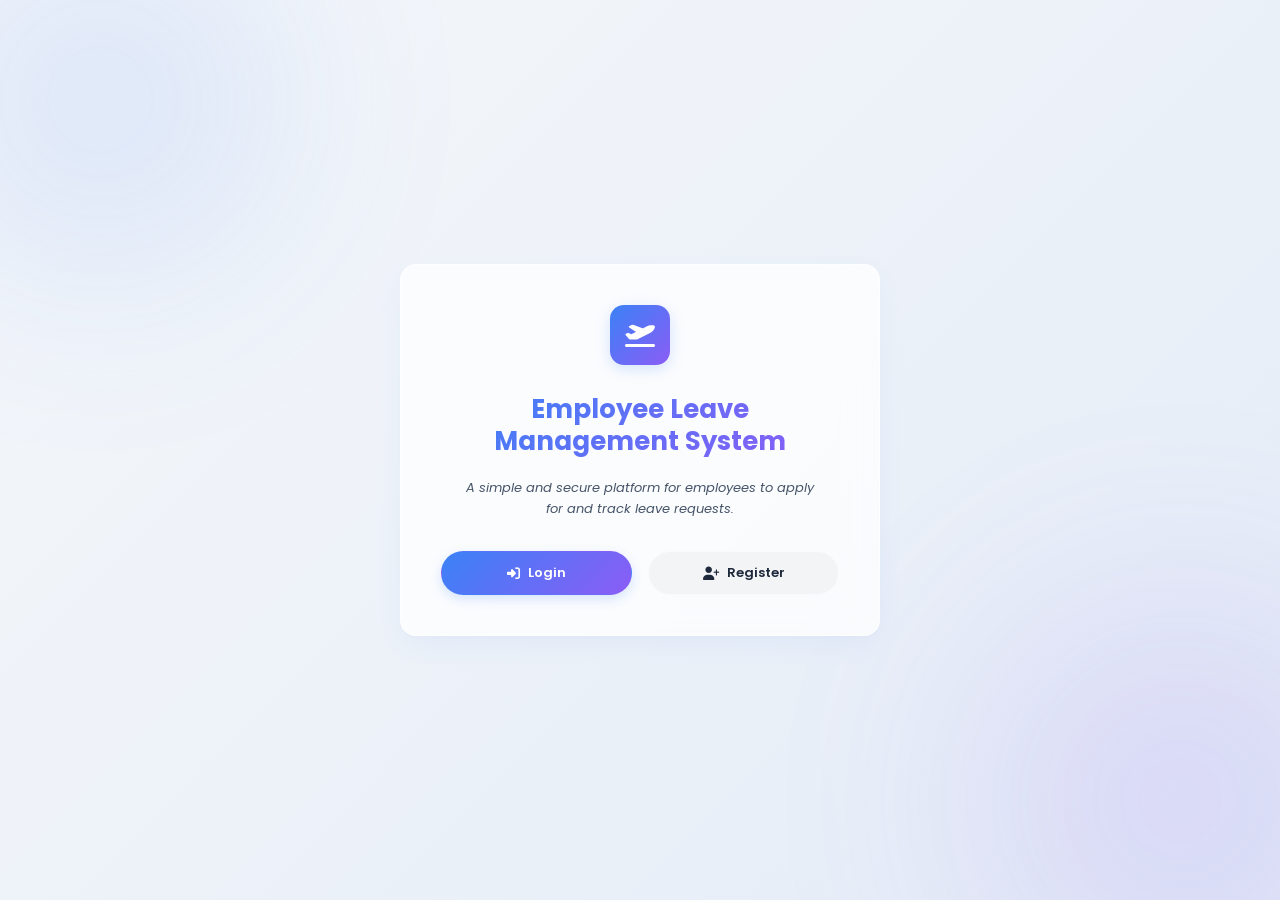
<file: employee-leave-management-system/frontend/index.html>
<!DOCTYPE html>
<html lang="en">
<head>
  <meta charset="UTF-8">
  <meta name="viewport" content="width=device-width, initial-scale=1.0">
  <title>Vortex HR - Leave Portal</title>
  <!-- Google Fonts & Font Awesome -->
  <link href="https://fonts.googleapis.com/css2?family=Poppins:wght@300;400;500;600;700&display=swap" rel="stylesheet">
  <link rel="stylesheet" href="https://cdnjs.cloudflare.com/ajax/libs/font-awesome/6.4.0/css/all.min.css">
  <!-- Stylesheets -->
  <link rel="stylesheet" href="css/style.css">
  <link rel="stylesheet" href="css/auth.css">
</head>
<body>

  <!-- Ambient background blobs -->
  <div class="ambient-blobs">
    <div class="blob blob-1"></div>
    <div class="blob blob-2"></div>
  </div>

  <div class="glass-card landing-card page-fade-in">
    <div class="landing-logo-box">
      <i class="fa-solid fa-plane-departure"></i>
    </div>
    
    <h1>Employee Leave Management System</h1>
    <p>A simple and secure platform for employees to apply for and track leave requests.</p>
    
    <div class="landing-actions-row">
      <a href="login.html" class="btn btn-primary" style="flex:1"><i class="fa-solid fa-right-to-bracket"></i> Login</a>
      <a href="register.html" class="btn btn-secondary" style="flex:1"><i class="fa-solid fa-user-plus"></i> Register</a>
    </div>
  </div>

  <!-- Scripts -->
  <script src="js/auth.js"></script>
</body>
</html>
</file>
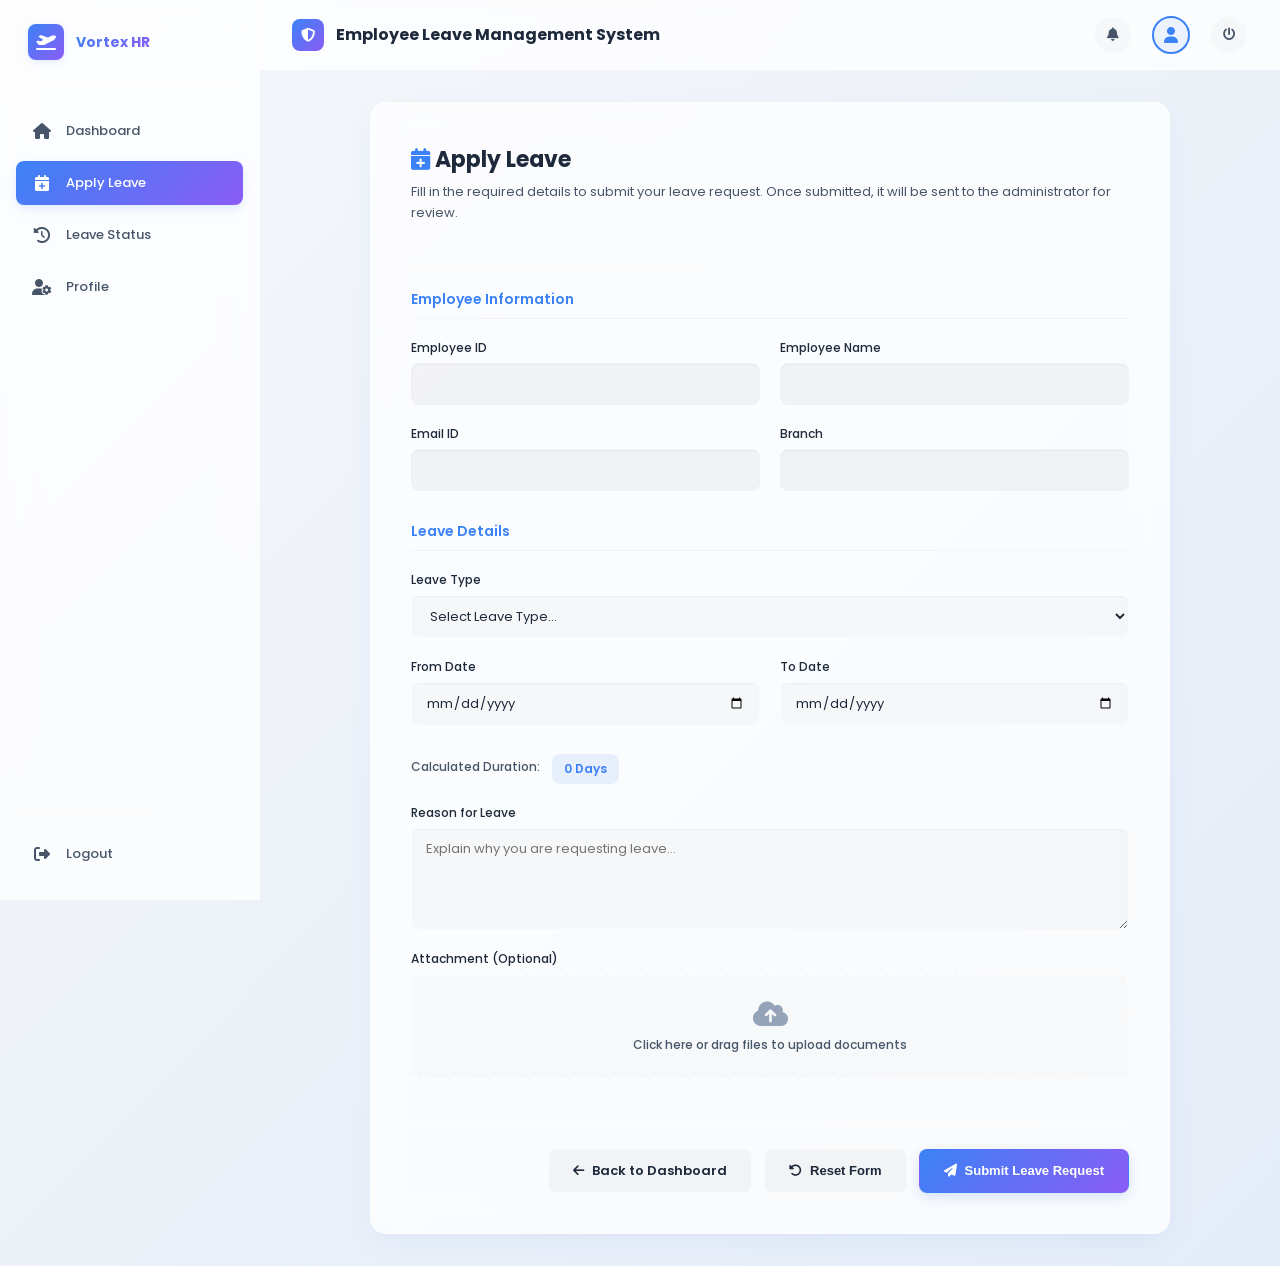
<file: employee-leave-management-system/frontend/apply-leave.html>
<!DOCTYPE html>
<html lang="en">
<head>
  <meta charset="UTF-8">
  <meta name="viewport" content="width=device-width, initial-scale=1.0">
  <title>Apply Leave</title>
  <!-- Google Fonts & Font Awesome -->
  <link href="https://fonts.googleapis.com/css2?family=Poppins:wght@300;400;500;600;700&display=swap" rel="stylesheet">
  <link rel="stylesheet" href="https://cdnjs.cloudflare.com/ajax/libs/font-awesome/6.4.0/css/all.min.css">
  <!-- Stylesheets -->
  <link rel="stylesheet" href="css/style.css">
  <link rel="stylesheet" href="css/dashboard.css">
  <link rel="stylesheet" href="css/forms.css">
  <link rel="stylesheet" href="css/employee.css">
</head>
<body>

  <!-- Ambient Blobs -->
  <div class="ambient-blobs">
    <div class="blob blob-1"></div>
    <div class="blob blob-2"></div>
  </div>

  <div class="dashboard-wrapper">
    
    <!-- Sidebar -->
    <aside class="sidebar">
      <div class="sidebar-logo">
        <div class="sidebar-logo-icon">
          <i class="fa-solid fa-plane-departure"></i>
        </div>
        <span class="sidebar-logo-txt">Vortex HR</span>
      </div>

      <ul class="sidebar-menu">
        <li class="sidebar-item">
          <a href="employee-dashboard.html"><i class="fa-solid fa-house"></i> <span>Dashboard</span></a>
        </li>
        <li class="sidebar-item active">
          <a href="apply-leave.html"><i class="fa-solid fa-calendar-plus"></i> <span>Apply Leave</span></a>
        </li>
        <li class="sidebar-item">
          <a href="leave-status.html"><i class="fa-solid fa-clock-rotate-left"></i> <span>Leave Status</span></a>
        </li>
        <li class="sidebar-item">
          <a href="profile.html"><i class="fa-solid fa-user-gear"></i> <span>Profile</span></a>
        </li>
      </ul>

      <div class="sidebar-footer">
        <li class="sidebar-item" style="list-style: none;">
          <a href="#" class="logout-trigger"><i class="fa-solid fa-right-from-bracket"></i> <span>Logout</span></a>
        </li>
      </div>
    </aside>

    <!-- Main Content Area -->
    <div class="content-area">
      
      <!-- Top Header -->
      <header class="header">
        <div class="header-left">
          <div class="header-logo-icon"><i class="fa-solid fa-shield-halved"></i></div>
          <span class="header-title">Employee Leave Management System</span>
        </div>

        <div class="header-right">
          <!-- Notification Icon -->
          <div style="position: relative;">
            <button class="header-icon-btn" id="notif-trigger">
              <i class="fa-solid fa-bell"></i>
              <span class="header-icon-badge" id="notif-badge" style="display: none;"></span>
            </button>
            <div class="notif-panel" id="notif-panel">
              <div class="notif-header">Recent Updates</div>
              <ul class="notif-list" id="notif-list"></ul>
            </div>
          </div>

          <!-- Profile -->
          <div class="header-profile-box">
            <div class="header-profile-trigger" id="profile-trigger">
              <i class="fa-solid fa-user"></i>
            </div>
            <div class="dropdown-menu" id="profile-menu">
              <a href="profile.html" class="dropdown-item"><i class="fa-solid fa-user-gear"></i> My Profile</a>
              <a href="#" class="dropdown-item"><i class="fa-solid fa-sliders"></i> Settings</a>
              <hr style="border: none; border-top: 1px solid var(--card-border); margin: 4px 0;">
              <a href="#" class="dropdown-item logout-trigger"><i class="fa-solid fa-right-from-bracket"></i> Logout</a>
            </div>
          </div>

          <button class="header-icon-btn logout-trigger" title="Logout">
            <i class="fa-solid fa-power-off"></i>
          </button>
        </div>
      </header>

      <!-- Main Form Card -->
      <div class="glass-card page-fade-in" style="max-width: 800px; margin: 0 auto; width: 100%;">
        <div style="border-bottom: 1px solid var(--card-border); padding-bottom: 16px; margin-bottom: 24px;">
          <h2 style="font-size: 22px; font-weight: 700; color: var(--text-primary);"><i class="fa-solid fa-calendar-plus" style="color:var(--primary-color)"></i> Apply Leave</h2>
          <p class="form-subtitle">Fill in the required details to submit your leave request. Once submitted, it will be sent to the administrator for review.</p>
        </div>

        <form id="leave-apply-form" class="form-grid">
          <!-- Employee Information (Read-only) -->
          <h3 style="font-size: 14px; font-weight: 600; color: var(--primary-color); border-bottom: 1px solid rgba(0,0,0,0.03); padding-bottom: 8px;">Employee Information</h3>
          
          <div class="form-row">
            <div class="form-col">
              <label for="emp-id">Employee ID</label>
              <input type="text" id="emp-id" readonly>
            </div>
            <div class="form-col">
              <label for="emp-name">Employee Name</label>
              <input type="text" id="emp-name" readonly>
            </div>
          </div>

          <div class="form-row">
            <div class="form-col">
              <label for="emp-email">Email ID</label>
              <input type="email" id="emp-email" readonly>
            </div>
            <div class="form-col">
              <label for="emp-branch">Branch</label>
              <input type="text" id="emp-branch" readonly>
            </div>
          </div>

          <!-- Leave Details -->
          <h3 style="font-size: 14px; font-weight: 600; color: var(--primary-color); border-bottom: 1px solid rgba(0,0,0,0.03); padding-bottom: 8px; margin-top: 10px;">Leave Details</h3>
          
          <div class="form-row">
            <div class="form-col">
              <label for="leave-type">Leave Type</label>
              <select id="leave-type" required>
                <option value="" disabled selected>Select Leave Type...</option>
                <option value="Casual Leave">Casual Leave</option>
                <option value="Sick Leave">Sick Leave</option>
                <option value="Earned Leave">Earned Leave</option>
                <option value="Emergency Leave">Emergency Leave</option>
                <option value="Half Day">Half Day</option>
                <option value="Work From Home">Work From Home</option>
              </select>
            </div>
          </div>

          <!-- Leave Duration -->
          <div class="form-row">
            <div class="form-col">
              <label for="leave-from">From Date</label>
              <input type="date" id="leave-from" required>
            </div>
            <div class="form-col">
              <label for="leave-to">To Date</label>
              <input type="date" id="leave-to" required>
            </div>
          </div>

          <!-- Real-time days calculated result display -->
          <div style="display: flex; align-items: center; gap: 12px; margin-top: 4px;">
            <span style="font-size: 12px; font-weight: 500; color: var(--text-secondary);">Calculated Duration:</span>
            <span id="total-days-badge" class="days-count-badge">0 Days</span>
          </div>

          <!-- Reason for Leave -->
          <div class="form-row">
            <div class="form-col">
              <label for="leave-reason">Reason for Leave</label>
              <textarea id="leave-reason" placeholder="Explain why you are requesting leave..." rows="4" required></textarea>
            </div>
          </div>

          <!-- Attachment (Optional) -->
          <div class="form-row">
            <div class="form-col">
              <label>Attachment (Optional)</label>
              <div class="file-upload-card">
                <i class="fa-solid fa-cloud-arrow-up file-upload-icon"></i>
                <div class="file-upload-text">Click here or drag files to upload documents</div>
                <input type="file" id="attachment">
                <div id="file-upload-name" class="file-upload-name"></div>
              </div>
            </div>
          </div>

          <!-- Action Buttons -->
          <div class="form-actions">
            <a href="employee-dashboard.html" class="btn btn-secondary" style="border-radius:var(--radius-sm)"><i class="fa-solid fa-arrow-left"></i> Back to Dashboard</a>
            <button type="reset" class="btn btn-secondary" style="border-radius:var(--radius-sm)"><i class="fa-solid fa-rotate-left"></i> Reset Form</button>
            <button type="submit" class="btn btn-primary" style="border-radius:var(--radius-sm)"><i class="fa-solid fa-paper-plane"></i> Submit Leave Request</button>
          </div>
        </form>
      </div>

    </div>
  </div>

  <!-- Scripts -->
  <script src="js/auth.js"></script>
  <script src="js/dashboard.js"></script>
  <script src="js/leave.js"></script>
</body>
</html>
</file>
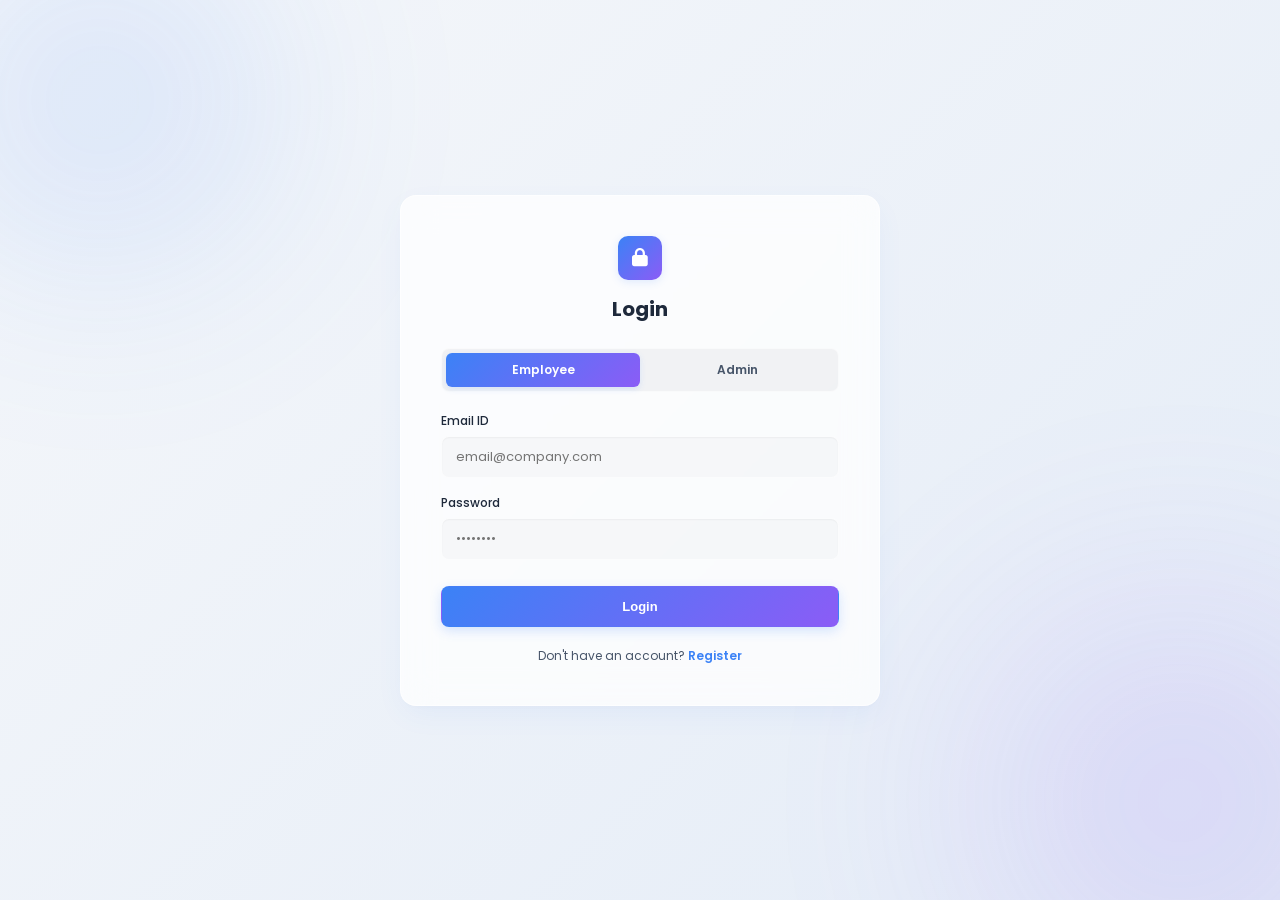
<file: employee-leave-management-system/frontend/approved-leaves.html>
<!DOCTYPE html>
<html lang="en">
<head>
  <meta charset="UTF-8">
  <meta name="viewport" content="width=device-width, initial-scale=1.0">
  <title>Approved Leaves Archive</title>
  <!-- Google Fonts & Font Awesome -->
  <link href="https://fonts.googleapis.com/css2?family=Poppins:wght@300;400;500;600;700&display=swap" rel="stylesheet">
  <link rel="stylesheet" href="https://cdnjs.cloudflare.com/ajax/libs/font-awesome/6.4.0/css/all.min.css">
  <!-- Stylesheets -->
  <link rel="stylesheet" href="css/style.css">
  <link rel="stylesheet" href="css/dashboard.css">
  <link rel="stylesheet" href="css/table.css">
  <link rel="stylesheet" href="css/employee.css">
</head>
<body>

  <!-- Ambient Blobs -->
  <div class="ambient-blobs">
    <div class="blob blob-1"></div>
    <div class="blob blob-2"></div>
  </div>

  <div class="dashboard-wrapper">
    
    <!-- Admin Sidebar -->
    <aside class="sidebar">
      <div class="sidebar-logo">
        <div class="sidebar-logo-icon">
          <i class="fa-solid fa-plane-departure"></i>
        </div>
        <span class="sidebar-logo-txt">Vortex HR</span>
      </div>

      <ul class="sidebar-menu">
        <li class="sidebar-item">
          <a href="admin-dashboard.html"><i class="fa-solid fa-house"></i> <span>Dashboard</span></a>
        </li>
        <li class="sidebar-item">
          <a href="employees.html"><i class="fa-solid fa-users"></i> <span>Employees</span></a>
        </li>
        <li class="sidebar-item">
          <a href="leave-requests.html"><i class="fa-solid fa-envelope-open-text"></i> <span>Leave Requests</span></a>
        </li>
        <li class="sidebar-item active">
          <a href="approved-leaves.html"><i class="fa-solid fa-circle-check"></i> <span>Approved Leaves</span></a>
        </li>
        <li class="sidebar-item">
          <a href="rejected-leaves.html"><i class="fa-solid fa-circle-xmark"></i> <span>Rejected Leaves</span></a>
        </li>
        <li class="sidebar-item">
          <a href="reports.html"><i class="fa-solid fa-chart-pie"></i> <span>Reports</span></a>
        </li>
      </ul>

      <div class="sidebar-footer">
        <li class="sidebar-item" style="list-style: none;">
          <a href="#" class="logout-trigger"><i class="fa-solid fa-right-from-bracket"></i> <span>Logout</span></a>
        </li>
      </div>
    </aside>

    <!-- Main Content Area -->
    <div class="content-area">
      
      <!-- Top Header -->
      <header class="header">
        <div class="header-left">
          <div class="header-logo-icon"><i class="fa-solid fa-shield-halved"></i></div>
          <span class="header-title">Employee Leave Management System</span>
        </div>

        <div class="header-right">
          <button class="header-icon-btn" title="Notifications">
            <i class="fa-solid fa-bell"></i>
          </button>
          <div class="header-profile-box">
            <div class="header-profile-trigger">
              <i class="fa-solid fa-user-shield"></i>
            </div>
          </div>
          <button class="header-icon-btn logout-trigger" title="Logout">
            <i class="fa-solid fa-power-off"></i>
          </button>
        </div>
      </header>

      <!-- Welcome Title Header -->
      <div class="page-fade-in" style="margin-bottom: 8px;">
        <h2 style="font-size: 22px; font-weight: 700; color: var(--text-primary);">Approved Leaves</h2>
        <p style="font-size: 13px; color: var(--text-secondary); margin-top: 4px;">View all leave requests that have been approved by the administrator.</p>
      </div>

      <!-- Dashboard Summary Cards -->
      <div class="stats-grid page-fade-in" style="animation-delay: 0.05s;">
        <div class="glass-card stat-card">
          <div class="stat-info">
            <span class="stat-title">Total Approved Leaves</span>
            <span class="stat-number" id="approved-card-total">0</span>
          </div>
          <div class="stat-icon green"><i class="fa-solid fa-circle-check"></i></div>
        </div>

        <div class="glass-card stat-card">
          <div class="stat-info">
            <span class="stat-title">Approved This Week</span>
            <span class="stat-number" id="approved-card-week">0</span>
          </div>
          <div class="stat-icon blue"><i class="fa-solid fa-calendar-week"></i></div>
        </div>

        <div class="glass-card stat-card">
          <div class="stat-info">
            <span class="stat-title">Approved This Month</span>
            <span class="stat-number" id="approved-card-month">0</span>
          </div>
          <div class="stat-icon purple"><i class="fa-solid fa-calendar-days"></i></div>
        </div>
      </div>

      <!-- Search & Filters Toolbar -->
      <div class="glass-card page-fade-in" style="padding: 16px 24px; animation-delay: 0.1s;">
        <div class="filter-toolbar" style="margin-bottom: 0;">
          <div class="search-input-wrapper">
            <i class="fa-solid fa-magnifying-glass"></i>
            <input type="text" id="approved-search" placeholder="Search employee name, ID or leave type...">
          </div>

          <div class="filter-controls-group">
            <select id="approved-branch-filter" class="filter-select-element">
              <option value="all">All Branches</option>
              <option value="Information Technology">IT</option>
              <option value="Computer Science">CSE</option>
              <option value="Electronics & Communication">ECE</option>
              <option value="Electrical & Electronics">EEE</option>
              <option value="Mechanical">Mechanical</option>
              <option value="Civil">Civil</option>
              <option value="Human Resources">HR</option>
              <option value="Finance">Finance</option>
            </select>
          </div>
        </div>
      </div>

      <!-- Approved Leaves Table -->
      <div class="glass-card table-card page-fade-in" id="approved-table-wrapper" style="animation-delay: 0.15s;">
        <div class="table-responsive">
          <table class="dashboard-table">
            <thead>
              <tr>
                <th>Leave ID</th>
                <th>Employee ID</th>
                <th>Employee Name</th>
                <th>Branch</th>
                <th>Leave Type</th>
                <th>From Date</th>
                <th>To Date</th>
                <th>Days</th>
                <th>Approved Date</th>
                <th>Approved By</th>
                <th>Action</th>
              </tr>
            </thead>
            <tbody id="admin-approved-tbody">
              <!-- JS Injected rows -->
            </tbody>
          </table>
        </div>
      </div>

      <!-- Empty State Graphic -->
      <div class="glass-card page-fade-in" id="empty-approved-illust" style="display: none; flex-direction: column; align-items: center; justify-content: center; padding: 48px; text-align: center; animation-delay: 0.15s;">
        <i class="fa-solid fa-folder-open" style="font-size: 56px; color: var(--text-muted); margin-bottom: 16px;"></i>
        <h3 style="font-size: 16px; font-weight: 600; color: var(--text-primary);">No approved leaves found.</h3>
      </div>

      <!-- Navigation Actions at Bottom -->
      <div class="page-fade-in" style="display: flex; gap: 12px; justify-content: flex-end; animation-delay: 0.2s; margin-top: 20px;">
        <a href="admin-dashboard.html" class="btn btn-secondary"><i class="fa-solid fa-arrow-left"></i> Back to Dashboard</a>
      </div>

    </div>
  </div>

  <!-- Leave Details Modal Container (Backdrop) -->
  <div class="modal-backdrop" id="details-modal">
    <div class="modal-content" style="max-width: 520px;">
      <div class="modal-header-section" style="margin-bottom: 16px;">
        <h3>Approved Leave Details</h3>
        <i class="fa-solid fa-xmark modal-close-trigger" id="modal-close"></i>
      </div>
      <div class="details-grid" id="modal-details-grid">
        <!-- JS Injected Details -->
      </div>
    </div>
  </div>

  <!-- Scripts -->
  <script src="js/auth.js"></script>
  <script src="js/dashboard.js"></script>
  <script src="js/admin.js"></script>
</body>
</html>
</file>
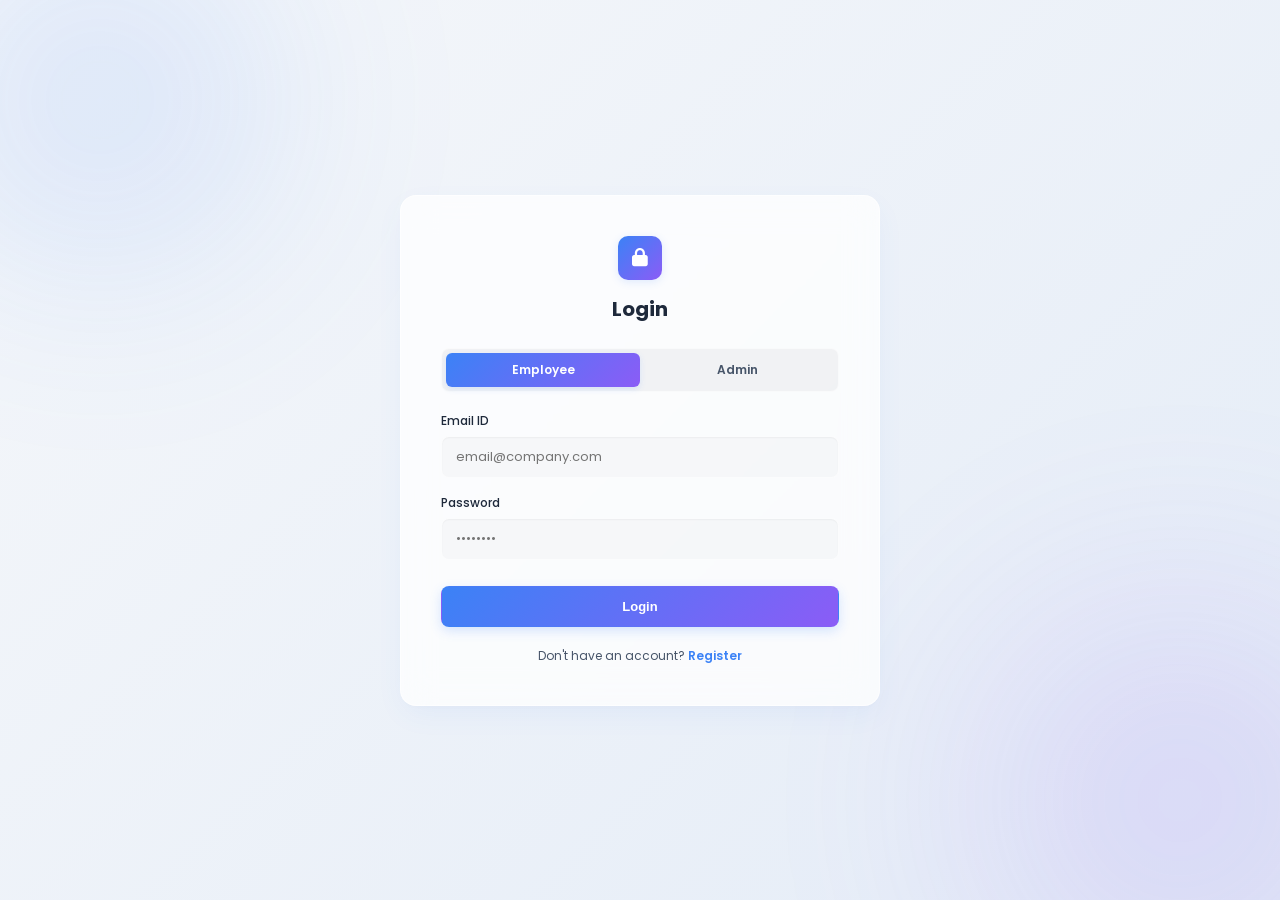
<file: employee-leave-management-system/frontend/employee-dashboard.html>
<!DOCTYPE html>
<html lang="en">
<head>
  <meta charset="UTF-8">
  <meta name="viewport" content="width=device-width, initial-scale=1.0">
  <title>Employee Dashboard</title>
  <!-- Google Fonts & Font Awesome -->
  <link href="https://fonts.googleapis.com/css2?family=Poppins:wght@300;400;500;600;700&display=swap" rel="stylesheet">
  <link rel="stylesheet" href="https://cdnjs.cloudflare.com/ajax/libs/font-awesome/6.4.0/css/all.min.css">
  <!-- Stylesheets -->
  <link rel="stylesheet" href="css/style.css">
  <link rel="stylesheet" href="css/dashboard.css">
  <link rel="stylesheet" href="css/employee.css">
</head>
<body>

  <!-- Ambient Blobs -->
  <div class="ambient-blobs">
    <div class="blob blob-1"></div>
    <div class="blob blob-2"></div>
  </div>

  <div class="dashboard-wrapper">
    
    <!-- Employee Left Sidebar -->
    <aside class="sidebar">
      <div class="sidebar-logo">
        <div class="sidebar-logo-icon">
          <i class="fa-solid fa-plane-departure"></i>
        </div>
        <span class="sidebar-logo-txt">Vortex HR</span>
      </div>

      <ul class="sidebar-menu">
        <li class="sidebar-item active">
          <a href="employee-dashboard.html"><i class="fa-solid fa-house"></i> <span>Dashboard</span></a>
        </li>
        <li class="sidebar-item">
          <a href="apply-leave.html"><i class="fa-solid fa-calendar-plus"></i> <span>Apply Leave</span></a>
        </li>
        <li class="sidebar-item">
          <a href="leave-status.html"><i class="fa-solid fa-clock-rotate-left"></i> <span>Leave Status</span></a>
        </li>
        <li class="sidebar-item">
          <a href="profile.html"><i class="fa-solid fa-user-gear"></i> <span>Profile</span></a>
        </li>
      </ul>

      <div class="sidebar-footer">
        <li class="sidebar-item" style="list-style: none;">
          <a href="#" class="logout-trigger"><i class="fa-solid fa-right-from-bracket"></i> <span>Logout</span></a>
        </li>
      </div>
    </aside>

    <!-- Main Content Area -->
    <div class="content-area">
      
      <!-- Top Navigation Header -->
      <header class="header">
        <div class="header-left">
          <div class="header-logo-icon"><i class="fa-solid fa-shield-halved"></i></div>
          <span class="header-title">Employee Leave Management System</span>
        </div>

        <div class="header-right">
          <!-- Notification Icon -->
          <div style="position: relative;">
            <button class="header-icon-btn" id="notif-trigger">
              <i class="fa-solid fa-bell"></i>
              <span class="header-icon-badge" id="notif-badge" style="display: none;"></span>
            </button>
            
            <div class="notif-panel" id="notif-panel">
              <div class="notif-header">Recent Updates</div>
              <ul class="notif-list" id="notif-list">
                <!-- JS Injected Notifications -->
              </ul>
            </div>
          </div>

          <!-- Profile Dropdown Trigger -->
          <div class="header-profile-box">
            <div class="header-profile-trigger" id="profile-trigger">
              <i class="fa-solid fa-user"></i>
            </div>
            
            <div class="dropdown-menu" id="profile-menu">
              <a href="profile.html" class="dropdown-item"><i class="fa-solid fa-user-gear"></i> My Profile</a>
              <a href="#" class="dropdown-item"><i class="fa-solid fa-sliders"></i> Settings</a>
              <hr style="border: none; border-top: 1px solid var(--card-border); margin: 4px 0;">
              <a href="#" class="dropdown-item logout-trigger"><i class="fa-solid fa-right-from-bracket"></i> Logout</a>
            </div>
          </div>

          <!-- Logout Button -->
          <button class="header-icon-btn logout-trigger" title="Logout">
            <i class="fa-solid fa-power-off"></i>
          </button>
        </div>
      </header>

      <!-- Welcome Section Banner -->
      <div class="welcome-box page-fade-in">
        <div class="welcome-box-text">
          <h2>Welcome, <span id="employee-display-name">Employee</span> 👋</h2>
          <p>Manage your leave requests and track their approval status easily.</p>
        </div>
        <div class="welcome-box-icon">
          <i class="fa-solid fa-hands-clapping"></i>
        </div>
      </div>

      <!-- Dashboard Statistics Cards Grid -->
      <div class="stats-grid page-fade-in" style="animation-delay: 0.1s;">
        <div class="glass-card stat-card">
          <div class="stat-info">
            <span class="stat-title">Total Leaves</span>
            <span class="stat-number" id="stat-total">0</span>
          </div>
          <div class="stat-icon blue"><i class="fa-solid fa-calculator"></i></div>
        </div>

        <div class="glass-card stat-card">
          <div class="stat-info">
            <span class="stat-title">Leaves This Week</span>
            <span class="stat-number" id="stat-week">0</span>
          </div>
          <div class="stat-icon purple"><i class="fa-solid fa-calendar-week"></i></div>
        </div>

        <div class="glass-card stat-card">
          <div class="stat-info">
            <span class="stat-title">Leaves This Month</span>
            <span class="stat-number" id="stat-month">0</span>
          </div>
          <div class="stat-icon green"><i class="fa-solid fa-calendar-check"></i></div>
        </div>

        <div class="glass-card stat-card">
          <div class="stat-info">
            <span class="stat-title">Cancelled / Rejected</span>
            <span class="stat-number" id="stat-bad">0</span>
          </div>
          <div class="stat-icon red"><i class="fa-solid fa-ban"></i></div>
        </div>
      </div>

      <!-- Quick Actions Grid -->
      <div class="actions-grid page-fade-in" style="animation-delay: 0.2s;">
        <a href="apply-leave.html" class="glass-card action-card">
          <div class="action-card-icon"><i class="fa-solid fa-calendar-plus"></i></div>
          <div class="action-card-info">
            <h4>Apply Leave</h4>
            <p>Submit a new leave request application form.</p>
          </div>
          <i class="fa-solid fa-chevron-right arrow-icon"></i>
        </a>

        <a href="leave-status.html" class="glass-card action-card">
          <div class="action-card-icon" style="background:var(--accent-color);"><i class="fa-solid fa-list-check"></i></div>
          <div class="action-card-info">
            <h4>View Leave Status</h4>
            <p>Check active quota balances and pending logs.</p>
          </div>
          <i class="fa-solid fa-chevron-right arrow-icon"></i>
        </a>

        <a href="profile.html" class="glass-card action-card">
          <div class="action-card-icon" style="background:var(--success-color);"><i class="fa-solid fa-user-astronaut"></i></div>
          <div class="action-card-info">
            <h4>My Profile</h4>
            <p>Modify personal parameters or passwords.</p>
          </div>
          <i class="fa-solid fa-chevron-right arrow-icon"></i>
        </a>
      </div>

      <!-- Recent Requests Table Grid -->
      <div class="glass-card table-card page-fade-in" style="animation-delay: 0.3s;">
        <div class="table-header">
          <h3>Recent Leave Requests</h3>
        </div>
        
        <div class="table-responsive">
          <table class="dashboard-table">
            <thead>
              <tr>
                <th>Leave Type</th>
                <th>From Date</th>
                <th>To Date</th>
                <th>Days</th>
                <th>Status</th>
              </tr>
            </thead>
            <tbody id="recent-leaves-tbody">
              <!-- JS Injected Rows -->
            </tbody>
          </table>
        </div>
      </div>

    </div>
  </div>

  <!-- Scripts -->
  <script src="js/dashboard.js"></script>
  <script src="js/employee.js"></script>
</body>
</html>
</file>
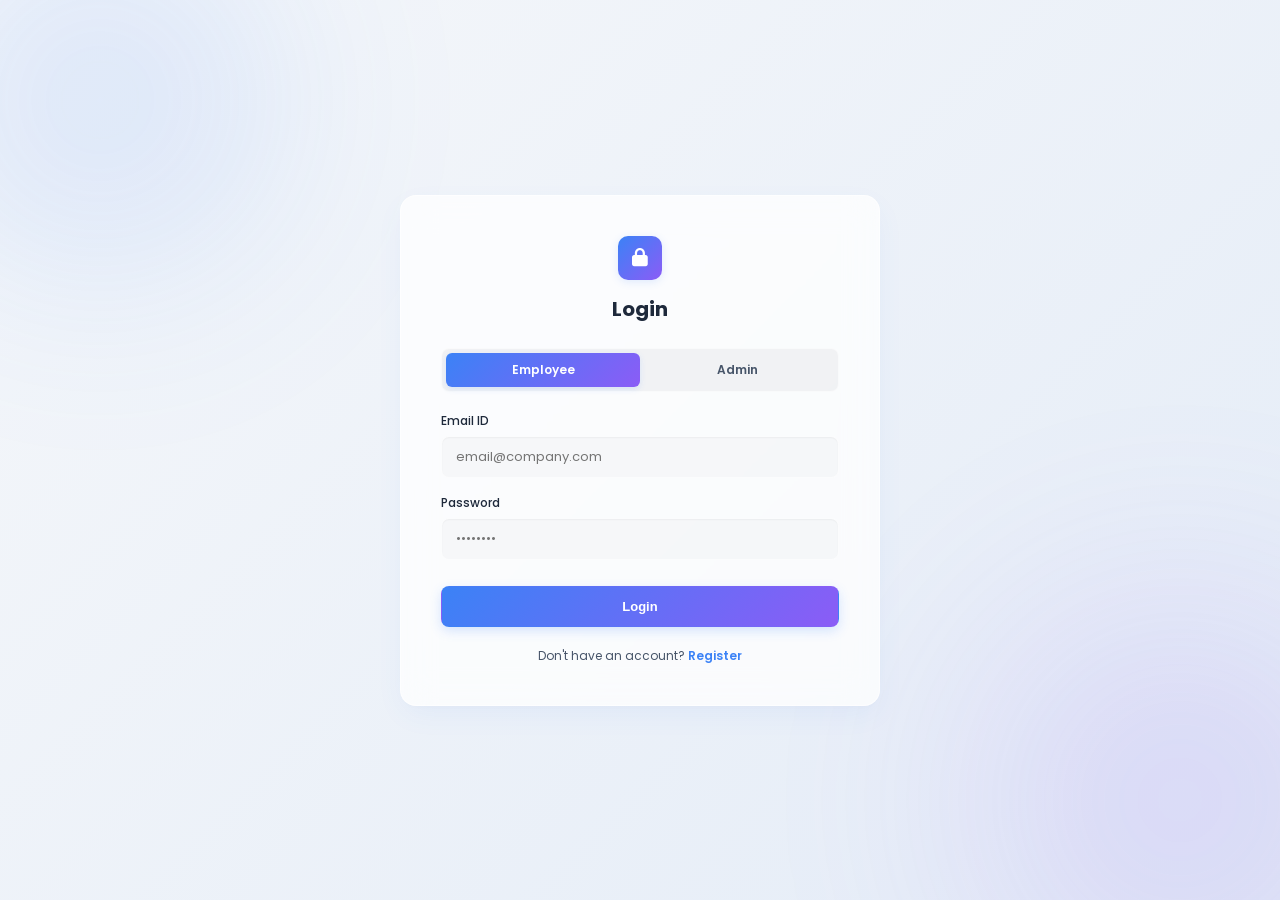
<file: employee-leave-management-system/frontend/employees.html>
<!DOCTYPE html>
<html lang="en">
<head>
  <meta charset="UTF-8">
  <meta name="viewport" content="width=device-width, initial-scale=1.0">
  <title>Employee Management</title>
  <!-- Google Fonts & Font Awesome -->
  <link href="https://fonts.googleapis.com/css2?family=Poppins:wght@300;400;500;600;700&display=swap" rel="stylesheet">
  <link rel="stylesheet" href="https://cdnjs.cloudflare.com/ajax/libs/font-awesome/6.4.0/css/all.min.css">
  <!-- Stylesheets -->
  <link rel="stylesheet" href="css/style.css">
  <link rel="stylesheet" href="css/dashboard.css">
  <link rel="stylesheet" href="css/table.css">
  <link rel="stylesheet" href="css/employee.css">
</head>
<body>

  <!-- Ambient Blobs -->
  <div class="ambient-blobs">
    <div class="blob blob-1"></div>
    <div class="blob blob-2"></div>
  </div>

  <div class="dashboard-wrapper">
    
    <!-- Admin Sidebar -->
    <aside class="sidebar">
      <div class="sidebar-logo">
        <div class="sidebar-logo-icon">
          <i class="fa-solid fa-plane-departure"></i>
        </div>
        <span class="sidebar-logo-txt">Vortex HR</span>
      </div>

      <ul class="sidebar-menu">
        <li class="sidebar-item">
          <a href="admin-dashboard.html"><i class="fa-solid fa-house"></i> <span>Dashboard</span></a>
        </li>
        <li class="sidebar-item active">
          <a href="employees.html"><i class="fa-solid fa-users"></i> <span>Employees</span></a>
        </li>
        <li class="sidebar-item">
          <a href="leave-requests.html"><i class="fa-solid fa-envelope-open-text"></i> <span>Leave Requests</span></a>
        </li>
        <li class="sidebar-item">
          <a href="approved-leaves.html"><i class="fa-solid fa-circle-check"></i> <span>Approved Leaves</span></a>
        </li>
        <li class="sidebar-item">
          <a href="rejected-leaves.html"><i class="fa-solid fa-circle-xmark"></i> <span>Rejected Leaves</span></a>
        </li>
        <li class="sidebar-item">
          <a href="reports.html"><i class="fa-solid fa-chart-pie"></i> <span>Reports</span></a>
        </li>
      </ul>

      <div class="sidebar-footer">
        <li class="sidebar-item" style="list-style: none;">
          <a href="#" class="logout-trigger"><i class="fa-solid fa-right-from-bracket"></i> <span>Logout</span></a>
        </li>
      </div>
    </aside>

    <!-- Main Content Area -->
    <div class="content-area">
      
      <!-- Top Header -->
      <header class="header">
        <div class="header-left">
          <div class="header-logo-icon"><i class="fa-solid fa-shield-halved"></i></div>
          <span class="header-title">Employee Leave Management System</span>
        </div>

        <div class="header-right">
          <button class="header-icon-btn" title="Notifications">
            <i class="fa-solid fa-bell"></i>
          </button>
          <div class="header-profile-box">
            <div class="header-profile-trigger">
              <i class="fa-solid fa-user-shield"></i>
            </div>
          </div>
          <button class="header-icon-btn logout-trigger" title="Logout">
            <i class="fa-solid fa-power-off"></i>
          </button>
        </div>
      </header>

      <!-- Welcome Title Header -->
      <div class="page-fade-in" style="margin-bottom: 8px;">
        <h2 style="font-size: 22px; font-weight: 700; color: var(--text-primary);">Employee Management</h2>
        <p style="font-size: 13px; color: var(--text-secondary); margin-top: 4px;">View and manage all registered employees in the organization.</p>
      </div>

      <!-- Dashboard Summary Cards -->
      <div class="stats-grid page-fade-in" style="animation-delay: 0.05s;">
        <div class="glass-card stat-card">
          <div class="stat-info">
            <span class="stat-title">Total Employees</span>
            <span class="stat-number" id="card-emp-total">0</span>
          </div>
          <div class="stat-icon blue"><i class="fa-solid fa-users"></i></div>
        </div>

        <div class="glass-card stat-card">
          <div class="stat-info">
            <span class="stat-title">Active Employees</span>
            <span class="stat-number" id="card-emp-active">0</span>
          </div>
          <div class="stat-icon green"><i class="fa-solid fa-user-check"></i></div>
        </div>

        <div class="glass-card stat-card">
          <div class="stat-info">
            <span class="stat-title">Departments</span>
            <span class="stat-number" id="card-emp-depts">0</span>
          </div>
          <div class="stat-icon purple"><i class="fa-solid fa-sitemap"></i></div>
        </div>

        <div class="glass-card stat-card">
          <div class="stat-info">
            <span class="stat-title">New Employees</span>
            <span class="stat-number" id="card-emp-new">0</span>
          </div>
          <div class="stat-icon blue" style="background:rgba(139,92,246,0.12); color:var(--accent-color);"><i class="fa-solid fa-user-plus"></i></div>
        </div>
      </div>

      <!-- Search & Filters Toolbar -->
      <div class="glass-card page-fade-in" style="padding: 16px 24px; animation-delay: 0.1s;">
        <div class="filter-toolbar" style="margin-bottom: 0;">
          <div class="search-input-wrapper">
            <i class="fa-solid fa-magnifying-glass"></i>
            <input type="text" id="employees-search" placeholder="Search by name, ID, or email...">
          </div>

          <div class="filter-controls-group">
            <select id="employees-filter" class="filter-select-element">
              <option value="all">All Branches</option>
              <option value="Information Technology">Information Technology (IT)</option>
              <option value="Computer Science">Computer Science (CSE)</option>
              <option value="Electronics & Communication">Electronics & Communication (ECE)</option>
              <option value="Electrical & Electronics">Electrical & Electronics (EEE)</option>
              <option value="Mechanical">Mechanical</option>
              <option value="Civil">Civil</option>
              <option value="Human Resources">Human Resources (HR)</option>
              <option value="Finance">Finance</option>
            </select>
          </div>
        </div>
      </div>

      <!-- Employees Table Card -->
      <div class="glass-card table-card page-fade-in" id="employees-table-wrapper" style="animation-delay: 0.15s;">
        <div class="table-responsive">
          <table class="dashboard-table">
            <thead>
              <tr>
                <th>Employee ID</th>
                <th>Employee Name</th>
                <th>Email</th>
                <th>Branch</th>
                <th>Registered Date</th>
                <th>Status</th>
                <th>Action</th>
              </tr>
            </thead>
            <tbody id="admin-employees-tbody">
              <!-- JS Injected rows -->
            </tbody>
          </table>
        </div>
      </div>

      <!-- Empty State Block -->
      <div class="glass-card page-fade-in" id="empty-employees-illust" style="display: none; flex-direction: column; align-items: center; justify-content: center; padding: 48px; text-align: center; animation-delay: 0.15s;">
        <i class="fa-solid fa-users-slash" style="font-size: 56px; color: var(--text-muted); margin-bottom: 16px;"></i>
        <h3 style="font-size: 16px; font-weight: 600; color: var(--text-primary);">No employees have registered yet.</h3>
      </div>

      <!-- Navigation Actions at Bottom -->
      <div class="page-fade-in" style="display: flex; gap: 12px; justify-content: flex-end; animation-delay: 0.2s;">
        <a href="admin-dashboard.html" class="btn btn-secondary"><i class="fa-solid fa-arrow-left"></i> Back to Dashboard</a>
      </div>

    </div>
  </div>

  <!-- Dialog Modal Container (Backdrop) -->
  <div class="modal-backdrop" id="employee-details-modal">
    <div class="modal-content" style="max-width: 560px;">
      <div class="modal-header-section" style="margin-bottom: 16px;">
        <h3>Employee Dossier Profile</h3>
        <i class="fa-solid fa-xmark modal-close-trigger" id="modal-dossier-close"></i>
      </div>
      
      <!-- Personal Information -->
      <h4 style="font-size: 12px; font-weight: 600; color: var(--primary-color); border-bottom:1px solid rgba(0,0,0,0.03); padding-bottom:4px; margin-bottom:10px;">Personal Information</h4>
      <div class="details-grid" id="dossier-details" style="margin-top: 0; gap: 12px 16px;">
        <!-- JS Injected Details -->
      </div>

      <!-- Leave Summary metrics -->
      <h4 style="font-size: 12px; font-weight: 600; color: var(--primary-color); border-bottom:1px solid rgba(0,0,0,0.03); padding-bottom:4px; margin-top:20px; margin-bottom:8px;">Leave Summary</h4>
      <div id="dossier-leaves-summary">
        <!-- JS Injected summary cards -->
      </div>

      <!-- Recent Leave History -->
      <h4 style="font-size: 12px; font-weight: 600; color: var(--primary-color); border-bottom:1px solid rgba(0,0,0,0.03); padding-bottom:4px; margin-top:20px; margin-bottom:8px;">Recent Leave History</h4>
      <div class="table-responsive" style="max-height: 160px; overflow-y: auto; border: 1px solid var(--card-border); border-radius: 4px;">
        <table class="dashboard-table" style="min-width: 0;">
          <thead>
            <tr>
              <th style="padding: 8px 12px; font-size:10px;">Type</th>
              <th style="padding: 8px 12px; font-size:10px;">From</th>
              <th style="padding: 8px 12px; font-size:10px;">To</th>
              <th style="padding: 8px 12px; font-size:10px;">Status</th>
            </tr>
          </thead>
          <tbody id="dossier-history-tbody">
            <!-- JS Injected history rows -->
          </tbody>
        </table>
      </div>

      <!-- Dossier Actions buttons -->
      <div style="display: flex; gap: 12px; justify-content: flex-end; margin-top: 20px; border-top: 1px solid var(--card-border); padding-top: 16px;">
        <button class="btn btn-secondary" id="modal-dossier-back" style="border-radius: var(--radius-sm);">Back to Employee List</button>
      </div>
    </div>
  </div>

  <!-- Scripts -->
  <script src="js/auth.js"></script>
  <script src="js/dashboard.js"></script>
  <script src="js/admin.js"></script>
</body>
</html>
</file>
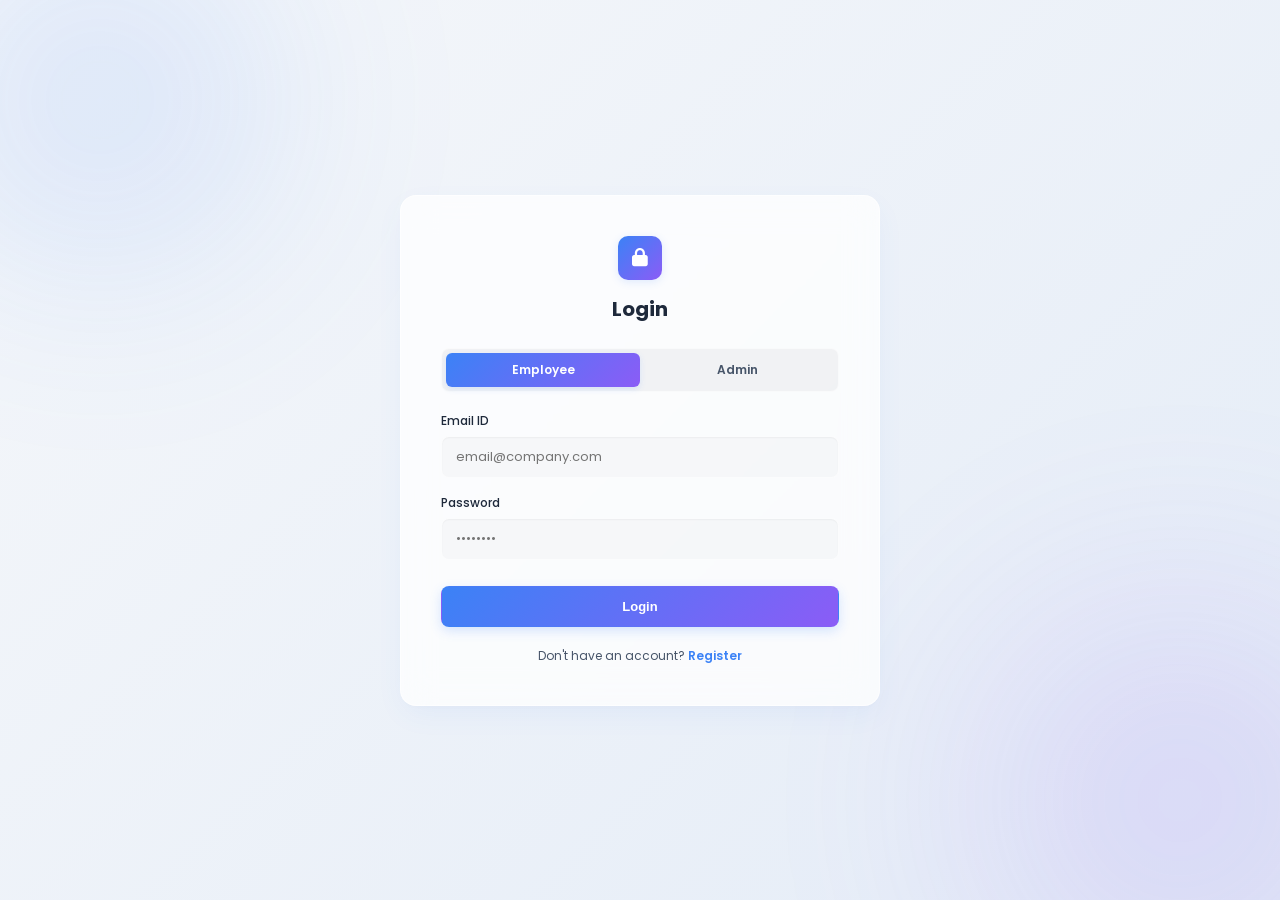
<file: employee-leave-management-system/frontend/leave-requests.html>
<!DOCTYPE html>
<html lang="en">
<head>
  <meta charset="UTF-8">
  <meta name="viewport" content="width=device-width, initial-scale=1.0">
  <title>Leave Request Management</title>
  <!-- Google Fonts & Font Awesome -->
  <link href="https://fonts.googleapis.com/css2?family=Poppins:wght@300;400;500;600;700&display=swap" rel="stylesheet">
  <link rel="stylesheet" href="https://cdnjs.cloudflare.com/ajax/libs/font-awesome/6.4.0/css/all.min.css">
  <!-- Stylesheets -->
  <link rel="stylesheet" href="css/style.css">
  <link rel="stylesheet" href="css/dashboard.css">
  <link rel="stylesheet" href="css/table.css">
  <link rel="stylesheet" href="css/employee.css">
  <style>
    /* Styling for bulk actions and page buttons */
    .bulk-actions-toolbar {
      display: flex;
      gap: 12px;
      margin-bottom: 16px;
      padding: 4px 0;
    }
    .page-controls-footer {
      display: flex;
      justify-content: space-between;
      align-items: center;
      margin-top: 20px;
      padding-top: 16px;
      border-top: 1px solid var(--card-border);
    }
  </style>
</head>
<body>

  <!-- Ambient Blobs -->
  <div class="ambient-blobs">
    <div class="blob blob-1"></div>
    <div class="blob blob-2"></div>
  </div>

  <div class="dashboard-wrapper">
    
    <!-- Admin Sidebar -->
    <aside class="sidebar">
      <div class="sidebar-logo">
        <div class="sidebar-logo-icon">
          <i class="fa-solid fa-plane-departure"></i>
        </div>
        <span class="sidebar-logo-txt">Vortex HR</span>
      </div>

      <ul class="sidebar-menu">
        <li class="sidebar-item">
          <a href="admin-dashboard.html"><i class="fa-solid fa-house"></i> <span>Dashboard</span></a>
        </li>
        <li class="sidebar-item">
          <a href="employees.html"><i class="fa-solid fa-users"></i> <span>Employees</span></a>
        </li>
        <li class="sidebar-item active">
          <a href="leave-requests.html"><i class="fa-solid fa-envelope-open-text"></i> <span>Leave Requests</span></a>
        </li>
        <li class="sidebar-item">
          <a href="approved-leaves.html"><i class="fa-solid fa-circle-check"></i> <span>Approved Leaves</span></a>
        </li>
        <li class="sidebar-item">
          <a href="rejected-leaves.html"><i class="fa-solid fa-circle-xmark"></i> <span>Rejected Leaves</span></a>
        </li>
        <li class="sidebar-item">
          <a href="reports.html"><i class="fa-solid fa-chart-pie"></i> <span>Reports</span></a>
        </li>
      </ul>

      <div class="sidebar-footer">
        <li class="sidebar-item" style="list-style: none;">
          <a href="#" class="logout-trigger"><i class="fa-solid fa-right-from-bracket"></i> <span>Logout</span></a>
        </li>
      </div>
    </aside>

    <!-- Main Content Area -->
    <div class="content-area">
      
      <!-- Top Header -->
      <header class="header">
        <div class="header-left">
          <div class="header-logo-icon"><i class="fa-solid fa-shield-halved"></i></div>
          <span class="header-title">Employee Leave Management System</span>
        </div>

        <div class="header-right">
          <button class="header-icon-btn" title="Notifications">
            <i class="fa-solid fa-bell"></i>
          </button>
          <div class="header-profile-box">
            <div class="header-profile-trigger">
              <i class="fa-solid fa-user-shield"></i>
            </div>
          </div>
          <button class="header-icon-btn logout-trigger" title="Logout">
            <i class="fa-solid fa-power-off"></i>
          </button>
        </div>
      </header>

      <!-- Welcome Title Header -->
      <div class="page-fade-in" style="margin-bottom: 8px;">
        <h2 style="font-size: 22px; font-weight: 700; color: var(--text-primary);">Leave Request Management</h2>
        <p style="font-size: 13px; color: var(--text-secondary); margin-top: 4px;">Review all employee leave requests and take appropriate action.</p>
      </div>

      <!-- Dashboard Summary Cards -->
      <div class="stats-grid page-fade-in" style="animation-delay: 0.05s;">
        <div class="glass-card stat-card">
          <div class="stat-info">
            <span class="stat-title">Total Leave Requests</span>
            <span class="stat-number" id="req-card-total">0</span>
          </div>
          <div class="stat-icon blue"><i class="fa-solid fa-envelope-open-text"></i></div>
        </div>

        <div class="glass-card stat-card">
          <div class="stat-info">
            <span class="stat-title">Pending Requests</span>
            <span class="stat-number" id="req-card-pending">0</span>
          </div>
          <div class="stat-icon purple"><i class="fa-solid fa-hourglass-half"></i></div>
        </div>

        <div class="glass-card stat-card">
          <div class="stat-info">
            <span class="stat-title">Approved Requests</span>
            <span class="stat-number" id="req-card-approved">0</span>
          </div>
          <div class="stat-icon green"><i class="fa-solid fa-circle-check"></i></div>
        </div>

        <div class="glass-card stat-card">
          <div class="stat-info">
            <span class="stat-title">Rejected Requests</span>
            <span class="stat-number" id="req-card-rejected">0</span>
          </div>
          <div class="stat-icon red"><i class="fa-solid fa-circle-xmark"></i></div>
        </div>
      </div>

      <!-- Search & Filters Toolbar -->
      <div class="glass-card page-fade-in" style="padding: 16px 24px; animation-delay: 0.1s;">
        <div class="filter-toolbar" style="margin-bottom: 0;">
          <div class="search-input-wrapper">
            <i class="fa-solid fa-magnifying-glass"></i>
            <input type="text" id="requests-search" placeholder="Search ID, name, email or leave type...">
          </div>

          <div class="filter-controls-group">
            <select id="requests-status-filter" class="filter-select-element">
              <option value="all">All Requests</option>
              <option value="pending">Pending</option>
              <option value="approved">Approved</option>
              <option value="rejected">Rejected</option>
            </select>

            <select id="requests-branch-filter" class="filter-select-element">
              <option value="all">All Branches</option>
              <option value="Information Technology">IT</option>
              <option value="Computer Science">CSE</option>
              <option value="Electronics & Communication">ECE</option>
              <option value="Electrical & Electronics">EEE</option>
              <option value="Mechanical">Mechanical</option>
              <option value="Civil">Civil</option>
              <option value="Human Resources">HR</option>
              <option value="Finance">Finance</option>
            </select>
          </div>
        </div>
      </div>

      <!-- Bulk Actions Row -->
      <div class="bulk-actions-toolbar page-fade-in" style="animation-delay: 0.12s; padding: 0 4px;">
        <button class="btn btn-primary" id="bulk-approve-btn" style="background:var(--success-color); box-shadow:none; padding:8px 16px; border-radius:var(--radius-sm);" disabled>
          <i class="fa-solid fa-circle-check"></i> Approve Selected
        </button>
        <button class="btn btn-primary" id="bulk-reject-btn" style="background:var(--danger-color); box-shadow:none; padding:8px 16px; border-radius:var(--radius-sm);" disabled>
          <i class="fa-solid fa-circle-xmark"></i> Reject Selected
        </button>
      </div>

      <!-- Requests Table wrapper -->
      <div class="glass-card table-card page-fade-in" id="requests-table-wrapper" style="animation-delay: 0.15s;">
        <div class="table-responsive">
          <table class="dashboard-table">
            <thead>
              <tr>
                <th style="width: 40px;"><input type="checkbox" id="select-all-requests"></th>
                <th>Request ID</th>
                <th>Employee ID</th>
                <th>Employee Name</th>
                <th>Branch</th>
                <th>Leave Type</th>
                <th>From Date</th>
                <th>To Date</th>
                <th>Days</th>
                <th>Status</th>
                <th>Action</th>
              </tr>
            </thead>
            <tbody id="admin-requests-tbody">
              <!-- JS Injected rows -->
            </tbody>
          </table>
        </div>

        <!-- Pagination Controls Footer -->
        <div class="page-controls-footer">
          <span style="font-size: 12px; color: var(--text-muted);" id="req-pagination-info">Showing 1 to 5 of 12 requests</span>
          <div style="display:flex; gap:6px; align-items:center;">
            <button class="page-control-btn" id="req-prev-btn" title="Previous"><i class="fa-solid fa-chevron-left"></i></button>
            <div id="req-pagination-numbers" style="display:flex; gap:6px;"></div>
            <button class="page-control-btn" id="req-next-btn" title="Next"><i class="fa-solid fa-chevron-right"></i></button>
          </div>
        </div>
      </div>

      <!-- Empty State Graphic -->
      <div class="glass-card page-fade-in" id="empty-requests-illust" style="display: none; flex-direction: column; align-items: center; justify-content: center; padding: 48px; text-align: center; animation-delay: 0.15s;">
        <i class="fa-solid fa-envelope-open-text" style="font-size: 56px; color: var(--text-muted); margin-bottom: 16px;"></i>
        <h3 style="font-size: 16px; font-weight: 600; color: var(--text-primary);">No leave requests available for review.</h3>
      </div>

      <!-- Navigation Actions at Bottom -->
      <div class="page-fade-in" style="display: flex; gap: 12px; justify-content: flex-end; animation-delay: 0.2s; margin-top:20px;">
        <a href="admin-dashboard.html" class="btn btn-secondary"><i class="fa-solid fa-arrow-left"></i> Back to Dashboard</a>
        <a href="employees.html" class="btn btn-secondary"><i class="fa-solid fa-users"></i> View Employees</a>
        <a href="approved-leaves.html" class="btn btn-secondary"><i class="fa-solid fa-circle-check"></i> Approved Leaves</a>
        <a href="rejected-leaves.html" class="btn btn-secondary"><i class="fa-solid fa-circle-xmark"></i> Rejected Leaves</a>
      </div>

    </div>
  </div>

  <!-- Rejection Modal Backdrop (Popup Dialog) -->
  <div class="modal-backdrop" id="reject-comment-modal">
    <div class="modal-content" style="max-width: 400px;">
      <div class="modal-header-section">
        <h3>Reason for Rejection</h3>
      </div>
      <div style="display:flex; flex-direction:column; gap:14px; margin-top:10px;">
        <textarea id="reject-reason-input" placeholder="Explain rejection reason (e.g. Insufficient leave balance)..." rows="4" style="width:100%; padding:10px; border-radius:var(--radius-sm); border:1px solid var(--card-border); outline:none; font-family:inherit; resize:none; font-size:13px;"></textarea>
        <div style="display:flex; justify-content:flex-end; gap:10px;">
          <button class="btn btn-secondary" id="reject-cancel-btn" style="border-radius:var(--radius-sm)">Cancel</button>
          <button class="btn btn-primary" id="reject-confirm-btn" style="background:var(--danger-color); box-shadow:none; border-radius:var(--radius-sm)">Confirm Reject</button>
        </div>
      </div>
    </div>
  </div>

  <!-- Leave Details Modal Container (Backdrop) -->
  <div class="modal-backdrop" id="details-modal">
    <div class="modal-content" style="max-width: 520px;">
      <div class="modal-header-section" style="margin-bottom: 16px;">
        <h3>Leave Application Dossier</h3>
        <i class="fa-solid fa-xmark modal-close-trigger" id="modal-close"></i>
      </div>
      <div class="details-grid" id="modal-details-grid">
        <!-- JS Injected Details -->
      </div>
    </div>
  </div>

  <!-- Scripts -->
  <script src="js/auth.js"></script>
  <script src="js/dashboard.js"></script>
  <script src="js/admin.js"></script>
</body>
</html>
</file>
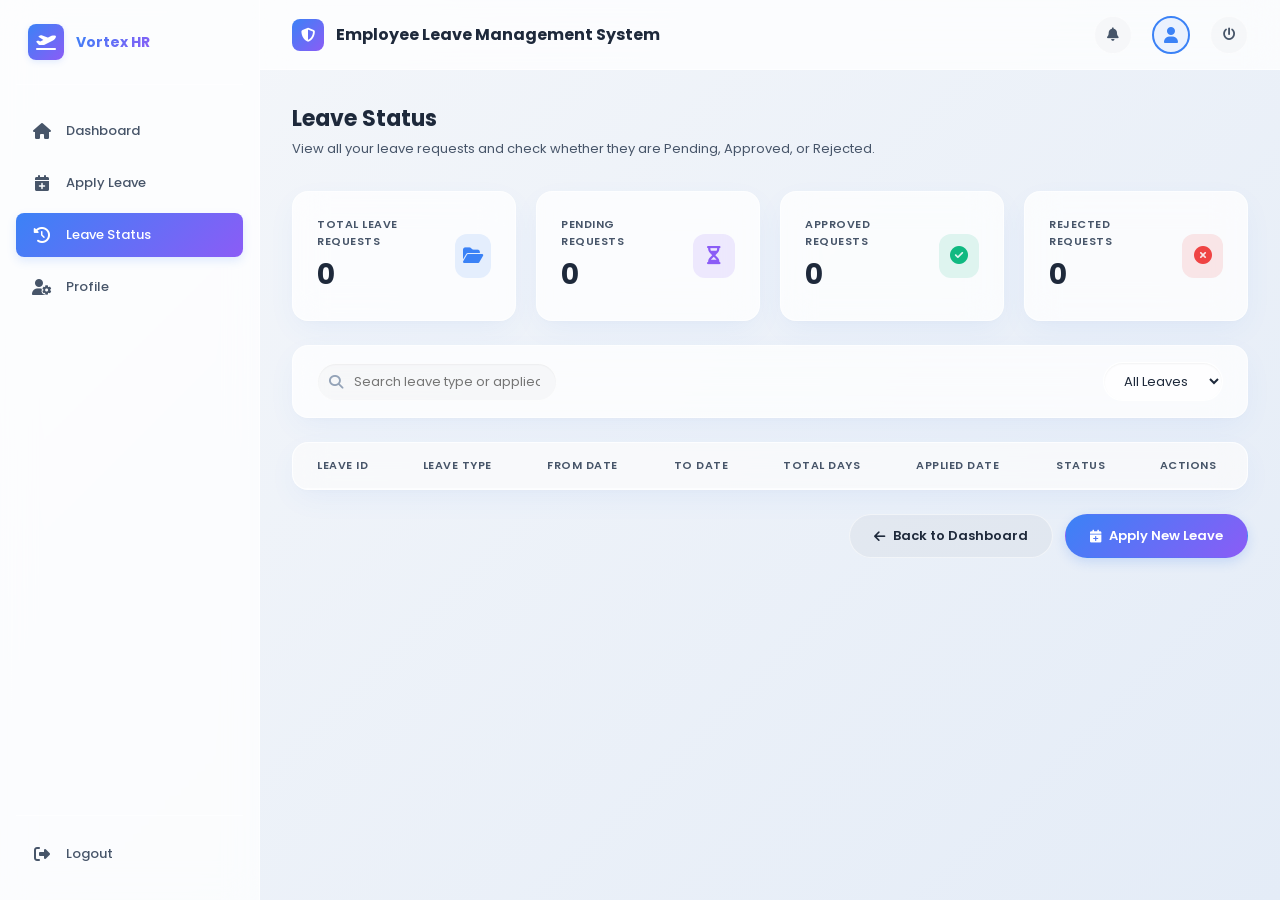
<file: employee-leave-management-system/frontend/leave-status.html>
<!DOCTYPE html>
<html lang="en">
<head>
  <meta charset="UTF-8">
  <meta name="viewport" content="width=device-width, initial-scale=1.0">
  <title>Leave Status</title>
  <!-- Google Fonts & Font Awesome -->
  <link href="https://fonts.googleapis.com/css2?family=Poppins:wght@300;400;500;600;700&display=swap" rel="stylesheet">
  <link rel="stylesheet" href="https://cdnjs.cloudflare.com/ajax/libs/font-awesome/6.4.0/css/all.min.css">
  <!-- Stylesheets -->
  <link rel="stylesheet" href="css/style.css">
  <link rel="stylesheet" href="css/dashboard.css">
  <link rel="stylesheet" href="css/table.css">
  <link rel="stylesheet" href="css/employee.css">
</head>
<body>

  <!-- Ambient Blobs -->
  <div class="ambient-blobs">
    <div class="blob blob-1"></div>
    <div class="blob blob-2"></div>
  </div>

  <div class="dashboard-wrapper">
    
    <!-- Sidebar -->
    <aside class="sidebar">
      <div class="sidebar-logo">
        <div class="sidebar-logo-icon">
          <i class="fa-solid fa-plane-departure"></i>
        </div>
        <span class="sidebar-logo-txt">Vortex HR</span>
      </div>

      <ul class="sidebar-menu">
        <li class="sidebar-item">
          <a href="employee-dashboard.html"><i class="fa-solid fa-house"></i> <span>Dashboard</span></a>
        </li>
        <li class="sidebar-item">
          <a href="apply-leave.html"><i class="fa-solid fa-calendar-plus"></i> <span>Apply Leave</span></a>
        </li>
        <li class="sidebar-item active">
          <a href="leave-status.html"><i class="fa-solid fa-clock-rotate-left"></i> <span>Leave Status</span></a>
        </li>
        <li class="sidebar-item">
          <a href="profile.html"><i class="fa-solid fa-user-gear"></i> <span>Profile</span></a>
        </li>
      </ul>

      <div class="sidebar-footer">
        <li class="sidebar-item" style="list-style: none;">
          <a href="#" class="logout-trigger"><i class="fa-solid fa-right-from-bracket"></i> <span>Logout</span></a>
        </li>
      </div>
    </aside>

    <!-- Main Content Area -->
    <div class="content-area">
      
      <!-- Top Header -->
      <header class="header">
        <div class="header-left">
          <div class="header-logo-icon"><i class="fa-solid fa-shield-halved"></i></div>
          <span class="header-title">Employee Leave Management System</span>
        </div>

        <div class="header-right">
          <!-- Notification Icon -->
          <div style="position: relative;">
            <button class="header-icon-btn" id="notif-trigger">
              <i class="fa-solid fa-bell"></i>
              <span class="header-icon-badge" id="notif-badge" style="display: none;"></span>
            </button>
            <div class="notif-panel" id="notif-panel">
              <div class="notif-header">Recent Updates</div>
              <ul class="notif-list" id="notif-list"></ul>
            </div>
          </div>

          <!-- Profile -->
          <div class="header-profile-box">
            <div class="header-profile-trigger" id="profile-trigger">
              <i class="fa-solid fa-user"></i>
            </div>
            <div class="dropdown-menu" id="profile-menu">
              <a href="profile.html" class="dropdown-item"><i class="fa-solid fa-user-gear"></i> My Profile</a>
              <a href="#" class="dropdown-item"><i class="fa-solid fa-sliders"></i> Settings</a>
              <hr style="border: none; border-top: 1px solid var(--card-border); margin: 4px 0;">
              <a href="#" class="dropdown-item logout-trigger"><i class="fa-solid fa-right-from-bracket"></i> Logout</a>
            </div>
          </div>

          <button class="header-icon-btn logout-trigger" title="Logout">
            <i class="fa-solid fa-power-off"></i>
          </button>
        </div>
      </header>

      <!-- Welcome Title Header -->
      <div class="page-fade-in" style="margin-bottom: 8px;">
        <h2 style="font-size: 22px; font-weight: 700; color: var(--text-primary);">Leave Status</h2>
        <p style="font-size: 13px; color: var(--text-secondary); margin-top: 4px;">View all your leave requests and check whether they are Pending, Approved, or Rejected.</p>
      </div>

      <!-- Status Summary Cards Grid -->
      <div class="stats-grid page-fade-in" style="animation-delay: 0.05s;">
        <div class="glass-card stat-card">
          <div class="stat-info">
            <span class="stat-title">Total Leave Requests</span>
            <span class="stat-number" id="status-card-total">0</span>
          </div>
          <div class="stat-icon blue"><i class="fa-solid fa-folder-open"></i></div>
        </div>

        <div class="glass-card stat-card">
          <div class="stat-info">
            <span class="stat-title">Pending Requests</span>
            <span class="stat-number" id="status-card-pending">0</span>
          </div>
          <div class="stat-icon purple"><i class="fa-solid fa-hourglass-half"></i></div>
        </div>

        <div class="glass-card stat-card">
          <div class="stat-info">
            <span class="stat-title">Approved Requests</span>
            <span class="stat-number" id="status-card-approved">0</span>
          </div>
          <div class="stat-icon green"><i class="fa-solid fa-circle-check"></i></div>
        </div>

        <div class="glass-card stat-card">
          <div class="stat-info">
            <span class="stat-title">Rejected Requests</span>
            <span class="stat-number" id="status-card-rejected">0</span>
          </div>
          <div class="stat-icon red"><i class="fa-solid fa-circle-xmark"></i></div>
        </div>
      </div>

      <!-- Search & Filters Toolbar -->
      <div class="glass-card page-fade-in" style="padding: 16px 24px; animation-delay: 0.1s;">
        <div class="filter-toolbar" style="margin-bottom: 0;">
          <div class="search-input-wrapper">
            <i class="fa-solid fa-magnifying-glass"></i>
            <input type="text" id="status-search" placeholder="Search leave type or applied date...">
          </div>

          <div class="filter-controls-group">
            <select id="status-filter" class="filter-select-element">
              <option value="all">All Leaves</option>
              <option value="pending">Pending</option>
              <option value="approved">Approved</option>
              <option value="rejected">Rejected</option>
            </select>
          </div>
        </div>
      </div>

      <!-- Leave Status Table Card -->
      <div class="glass-card table-card page-fade-in" id="table-wrapper" style="animation-delay: 0.15s;">
        <div class="table-responsive">
          <table class="dashboard-table">
            <thead>
              <tr>
                <th>Leave ID</th>
                <th>Leave Type</th>
                <th>From Date</th>
                <th>To Date</th>
                <th>Total Days</th>
                <th>Applied Date</th>
                <th>Status</th>
                <th>Actions</th>
              </tr>
            </thead>
            <tbody id="leave-status-tbody">
              <!-- JS Injected rows -->
            </tbody>
          </table>
        </div>
      </div>

      <!-- Empty State Illustration Block -->
      <div class="glass-card page-fade-in" id="empty-state-illust" style="display: none; flex-direction: column; align-items: center; justify-content: center; padding: 48px; text-align: center; animation-delay: 0.15s;">
        <i class="fa-solid fa-folder-open" style="font-size: 56px; color: var(--text-muted); margin-bottom: 16px;"></i>
        <h3 style="font-size: 16px; font-weight: 600; color: var(--text-primary);">No leave requests found.</h3>
        <p style="font-size: 13px; color: var(--text-secondary); margin-top: 4px; max-width: 320px; margin-bottom: 24px;">Click Apply Leave to submit your first leave request.</p>
        <a href="apply-leave.html" class="btn btn-primary"><i class="fa-solid fa-calendar-plus"></i> Apply Leave</a>
      </div>

      <!-- Navigation Actions at Bottom -->
      <div class="page-fade-in" style="display: flex; gap: 12px; justify-content: flex-end; animation-delay: 0.2s;">
        <a href="employee-dashboard.html" class="btn btn-secondary"><i class="fa-solid fa-arrow-left"></i> Back to Dashboard</a>
        <a href="apply-leave.html" class="btn btn-primary"><i class="fa-solid fa-calendar-plus"></i> Apply New Leave</a>
      </div>

    </div>
  </div>

  <!-- Dialog Modal Container (Backdrop) -->
  <div class="modal-backdrop" id="details-modal">
    <div class="modal-content">
      <div class="modal-header-section">
        <h3>Leave Details</h3>
        <i class="fa-solid fa-xmark modal-close-trigger" id="modal-close"></i>
      </div>
      
      <!-- Details grid structure -->
      <div class="details-grid" id="modal-details-grid">
        <!-- JS Injected Details -->
      </div>
    </div>
  </div>

  <!-- Scripts -->
  <script src="js/auth.js"></script>
  <script src="js/dashboard.js"></script>
  <script src="js/leave.js"></script>
</body>
</html>
</file>
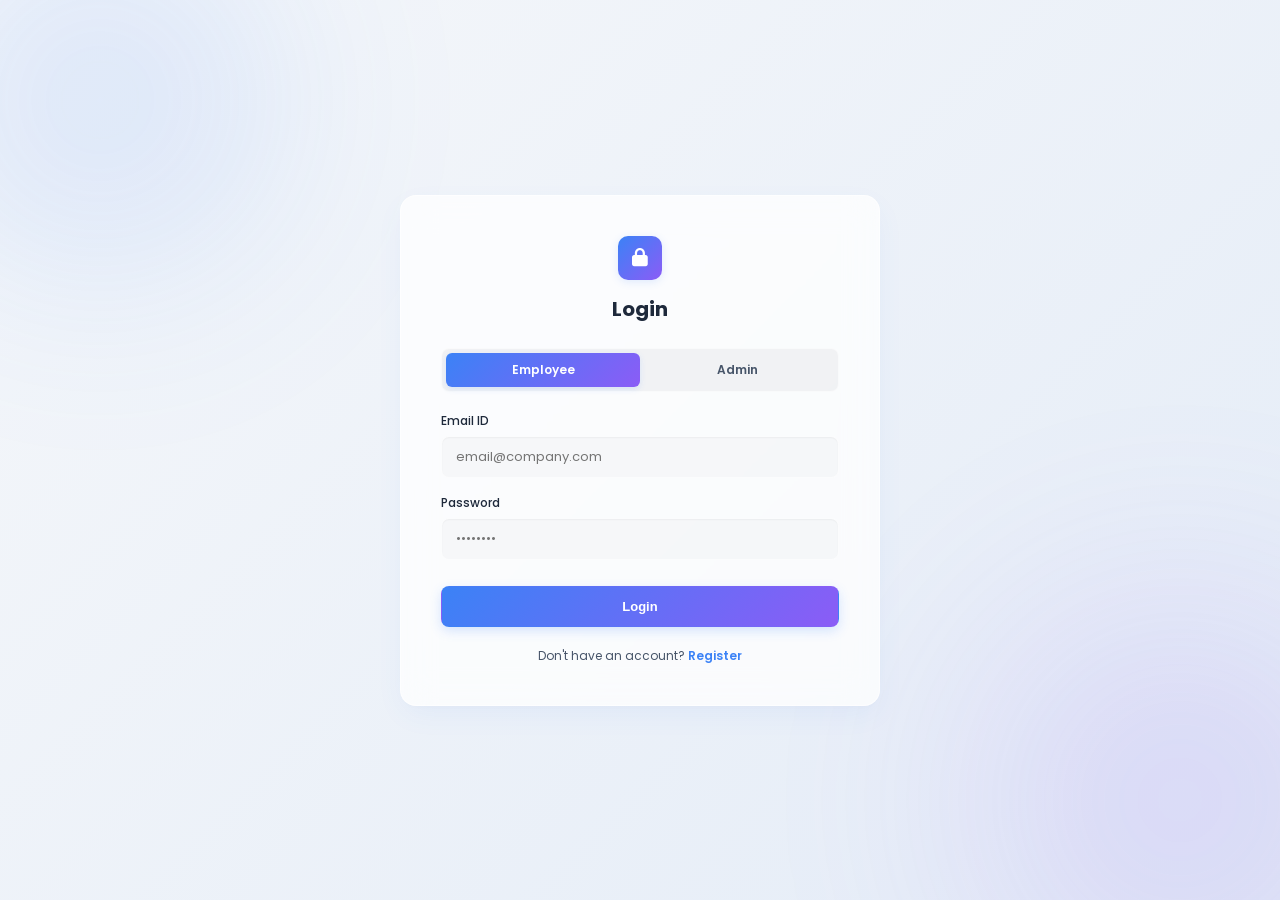
<file: employee-leave-management-system/frontend/login.html>
<!DOCTYPE html>
<html lang="en">
<head>
  <meta charset="UTF-8">
  <meta name="viewport" content="width=device-width, initial-scale=1.0">
  <title>Login</title>
  <!-- Google Fonts & Font Awesome -->
  <link href="https://fonts.googleapis.com/css2?family=Poppins:wght@300;400;500;600;700&display=swap" rel="stylesheet">
  <link rel="stylesheet" href="https://cdnjs.cloudflare.com/ajax/libs/font-awesome/6.4.0/css/all.min.css">
  <!-- Stylesheets -->
  <link rel="stylesheet" href="css/style.css">
  <link rel="stylesheet" href="css/auth.css">
</head>
<body>

  <!-- Ambient background blobs -->
  <div class="ambient-blobs">
    <div class="blob blob-1"></div>
    <div class="blob blob-2"></div>
  </div>

  <div class="glass-card page-fade-in">
    <div class="auth-title-box">
      <div class="auth-title-box-icon">
        <i class="fa-solid fa-lock"></i>
      </div>
      <h2>Login</h2>
    </div>

    <form id="login-form">
      <!-- Role Selection -->
      <div class="role-selector">
        <div class="role-tab">
          <input type="radio" id="role-emp" name="login-role" value="employee" checked>
          <label for="role-emp">Employee</label>
        </div>
        <div class="role-tab">
          <input type="radio" id="role-admin" name="login-role" value="admin">
          <label for="role-admin">Admin</label>
        </div>
      </div>

      <!-- Login Form Fields -->
      <div class="form-group">
        <label for="login-email">Email ID</label>
        <input type="email" id="login-email" placeholder="email@company.com" required>
      </div>

      <div class="form-group">
        <label for="login-password">Password</label>
        <input type="password" id="login-password" placeholder="••••••••" required>
      </div>

      <button type="submit" class="btn btn-primary btn-full" style="margin-top: 10px;">
        Login
      </button>
    </form>

    <div class="auth-bottom-text">
      Don't have an account? <a href="register.html">Register</a>
    </div>
  </div>

  <!-- Scripts -->
  <script src="js/auth.js"></script>
</body>
</html>
</file>
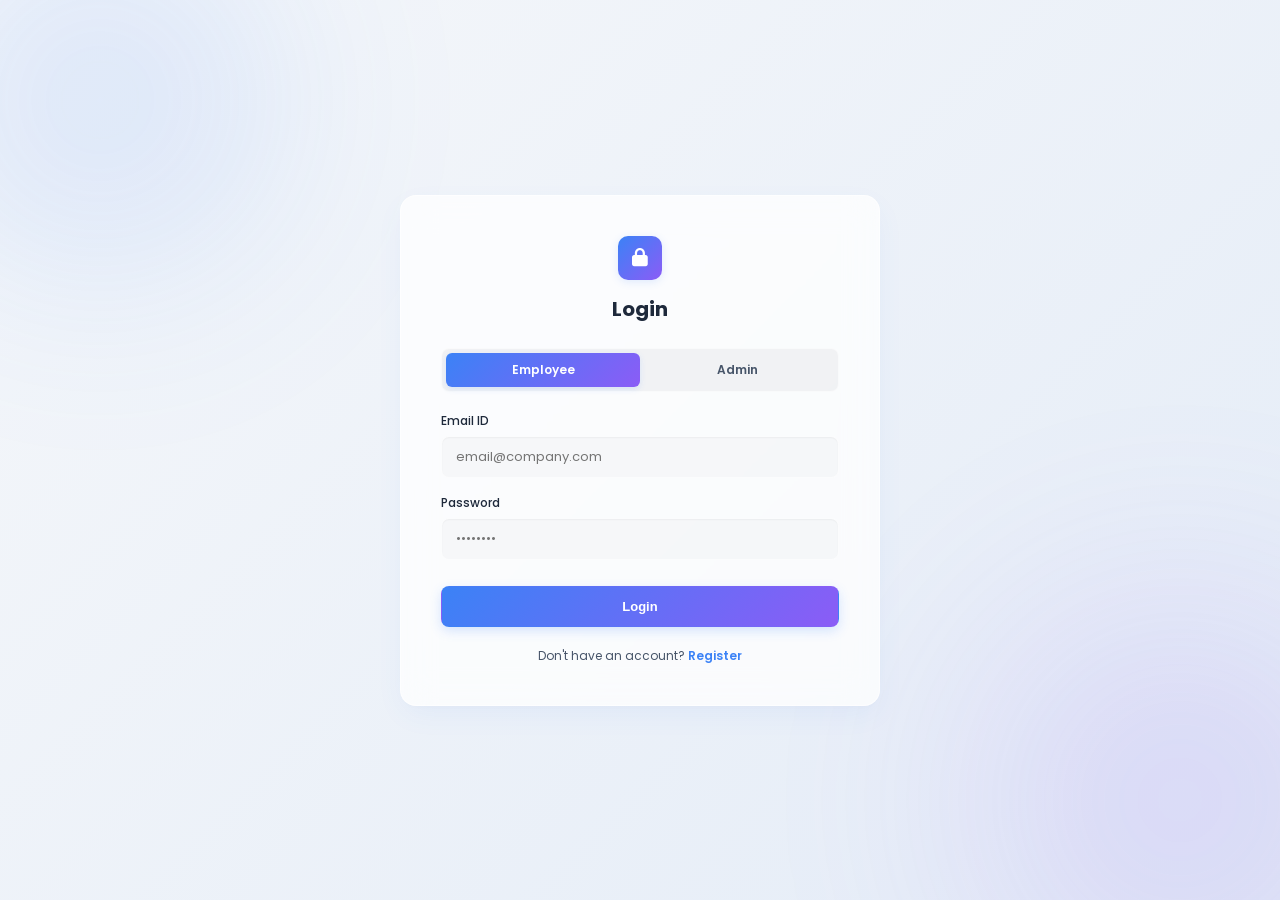
<file: employee-leave-management-system/frontend/profile.html>
<!DOCTYPE html>
<html lang="en">
<head>
  <meta charset="UTF-8">
  <meta name="viewport" content="width=device-width, initial-scale=1.0">
  <title>Account Settings</title>
  <!-- Google Fonts & Font Awesome -->
  <link href="https://fonts.googleapis.com/css2?family=Poppins:wght@300;400;500;600;700&display=swap" rel="stylesheet">
  <link rel="stylesheet" href="https://cdnjs.cloudflare.com/ajax/libs/font-awesome/6.4.0/css/all.min.css">
  <!-- Stylesheets -->
  <link rel="stylesheet" href="css/style.css">
  <link rel="stylesheet" href="css/dashboard.css">
  <link rel="stylesheet" href="css/profile.css">
  <link rel="stylesheet" href="css/forms.css">
</head>
<body>

  <!-- Ambient Blobs -->
  <div class="ambient-blobs">
    <div class="blob blob-1"></div>
    <div class="blob blob-2"></div>
  </div>

  <div class="dashboard-wrapper">
    
    <!-- Sidebar (Loaded dynamically by JS based on role) -->
    <aside class="sidebar" id="profile-sidebar">
      <!-- Injected Sidebar menu -->
    </aside>

    <!-- Main Content Area -->
    <div class="content-area">
      
      <!-- Top Navigation Header -->
      <header class="header">
        <div class="header-left">
          <div class="header-logo-icon"><i class="fa-solid fa-shield-halved"></i></div>
          <span class="header-title">Employee Leave Management System</span>
        </div>

        <div class="header-right">
          <!-- Notification Icon -->
          <button class="header-icon-btn" title="Notifications">
            <i class="fa-solid fa-bell"></i>
          </button>
          
          <!-- Profile -->
          <div class="header-profile-box">
            <div class="header-profile-trigger">
              <i class="fa-solid fa-user-gear"></i>
            </div>
          </div>

          <!-- Logout Button -->
          <button class="header-icon-btn logout-trigger" title="Logout">
            <i class="fa-solid fa-power-off"></i>
          </button>
        </div>
      </header>

      <!-- Welcome Title Header -->
      <div class="page-fade-in" style="margin-bottom: 8px;">
        <h2 style="font-size: 22px; font-weight: 700; color: var(--text-primary);" id="profile-title-txt">Profile & Settings</h2>
        <p style="font-size: 13px; color: var(--text-secondary); margin-top: 4px;" id="profile-subtitle-txt">View and manage your personal account information.</p>
      </div>

      <!-- Unified Profile split grid layout -->
      <div class="profile-layout-grid page-fade-in" style="animation-delay: 0.05s;">
        
        <!-- Left: Profile card stats details -->
        <div class="glass-card profile-card">
          <div class="profile-avatar-wrapper">
            <div class="profile-avatar-img" id="prof-card-avatar">A</div>
            <label for="prof-avatar-file" class="profile-avatar-upload-overlay">
              <i class="fa-solid fa-camera"></i>
            </label>
            <input type="file" id="prof-avatar-file" style="display:none;" accept="image/*">
          </div>

          <h3 class="profile-info-name" id="prof-card-name">Arul Prakash</h3>
          <p class="profile-info-email" id="prof-card-email">arul@company.com</p>
          <span class="profile-badge-role purple" id="prof-card-badge">Employee</span>

          <!-- Stats BADGES list -->
          <div class="profile-details-list" id="prof-card-info-list">
            <!-- JS Injected counts -->
          </div>
        </div>

        <!-- Right: Settings Form Tabs card -->
        <div class="glass-card profile-tabs-card">
          <div class="profile-tabs-header">
            <button class="profile-tab-btn active" data-tab="tab-edit"><i class="fa-solid fa-user-pen"></i> Personal Information</button>
            <button class="profile-tab-btn" data-tab="tab-password"><i class="fa-solid fa-key"></i> Security Settings</button>
            <button class="profile-tab-btn" data-tab="tab-settings"><i class="fa-solid fa-sliders"></i> Preferences</button>
          </div>

          <!-- Tab Content 1: Edit profile -->
          <div class="tab-content active" id="tab-edit">
            <form id="edit-profile-form" style="display:flex; flex-direction:column; gap:16px;">
              
              <div class="form-row-2">
                <div class="form-group">
                  <label for="prof-input-name">Full Name</label>
                  <input type="text" id="prof-input-name" placeholder="Enter full name...">
                </div>
                <div class="form-group">
                  <label for="prof-input-email">Email Address</label>
                  <input type="email" id="prof-input-email" class="readonly-field" readonly>
                </div>
              </div>

              <div class="form-row-2">
                <div class="form-group" id="label-prof-id">
                  <label>Employee ID</label>
                  <input type="text" id="prof-input-id" class="readonly-field" readonly>
                </div>
                <div class="form-group" id="label-prof-branch">
                  <label>Branch</label>
                  <input type="text" id="prof-input-branch" class="readonly-field" readonly>
                </div>
              </div>

              <div class="form-group" style="max-width: 49%;" id="label-prof-phone">
                <label for="prof-input-phone">Phone Number (Optional)</label>
                <input type="tel" id="prof-input-phone" placeholder="Enter phone number (e.g. +91 98765 43210)...">
              </div>

              <div style="display: flex; gap: 12px; margin-top: 16px; border-top:1px solid var(--card-border); padding-top:16px;">
                <button class="btn btn-primary" id="prof-save-btn" style="border-radius: var(--radius-sm);"><i class="fa-solid fa-floppy-disk"></i> Save Changes</button>
              </div>

            </form>
          </div>

          <!-- Tab Content 2: Change password -->
          <div class="tab-content" id="tab-password">
            <form id="change-pwd-form" style="display:flex; flex-direction:column; gap:16px; max-width: 520px;">
              <div class="form-group">
                <label for="pwd-current">Current Password</label>
                <input type="password" id="pwd-current" placeholder="Enter current password...">
              </div>
              <div class="form-group">
                <label for="pwd-new">New Password</label>
                <input type="password" id="pwd-new" placeholder="Enter new password (minimum 8 characters)...">
              </div>
              <div class="form-group">
                <label for="pwd-confirm">Confirm New Password</label>
                <input type="password" id="pwd-confirm" placeholder="Confirm new password...">
              </div>

              <div style="display: flex; gap: 12px; margin-top: 16px; border-top:1px solid var(--card-border); padding-top:16px;">
                <button class="btn btn-primary" id="prof-password-btn" style="border-radius: var(--radius-sm);"><i class="fa-solid fa-lock"></i> Change Password</button>
              </div>
            </form>
          </div>

          <!-- Tab Content 3: Preferences Settings -->
          <div class="tab-content" id="tab-settings">
            <div style="display:flex; flex-direction:column; gap:6px;">
              
              <!-- Dark Theme Switch -->
              <div class="setting-row">
                <div class="setting-info">
                  <span class="setting-title">Dark Mode Theme</span>
                  <span class="setting-description">Shift the user interface into a dark gradient style.</span>
                </div>
                <label class="switch">
                  <input type="checkbox" id="toggle-theme-dark">
                  <span class="slider"></span>
                </label>
              </div>

              <!-- Email Notifications -->
              <div class="setting-row">
                <div class="setting-info">
                  <span class="setting-title">Email Notifications</span>
                  <span class="setting-description">Receive immediate leave application status alerts on your email.</span>
                </div>
                <label class="switch">
                  <input type="checkbox" id="toggle-notif-email" checked>
                  <span class="slider"></span>
                </label>
              </div>

              <!-- In-App Notifications -->
              <div class="setting-row">
                <div class="setting-info">
                  <span class="setting-title">In-App Notifications</span>
                  <span class="setting-description">Show popups inside notifications bells and headers dashboards.</span>
                </div>
                <label class="switch">
                  <input type="checkbox" id="toggle-notif-inapp" checked>
                  <span class="slider"></span>
                </label>
              </div>

              <!-- Language Select dropdown -->
              <div class="setting-row" style="align-items: flex-start; flex-direction: column; gap: 8px;">
                <div class="setting-info">
                  <span class="setting-title">Language Preferences</span>
                  <span class="setting-description">Select system display translation dialect.</span>
                </div>
                <select class="filter-select-element" style="max-width: 240px; margin-top: 4px; padding: 8px 12px; height: auto;">
                  <option value="en">English (US)</option>
                </select>
              </div>

            </div>
          </div>

        </div>

      </div>

    </div>
  </div>

  <!-- Scripts -->
  <script src="js/auth.js"></script>
  <script src="js/dashboard.js"></script>
  <script src="js/profile.js"></script>
</body>
</html>
</file>
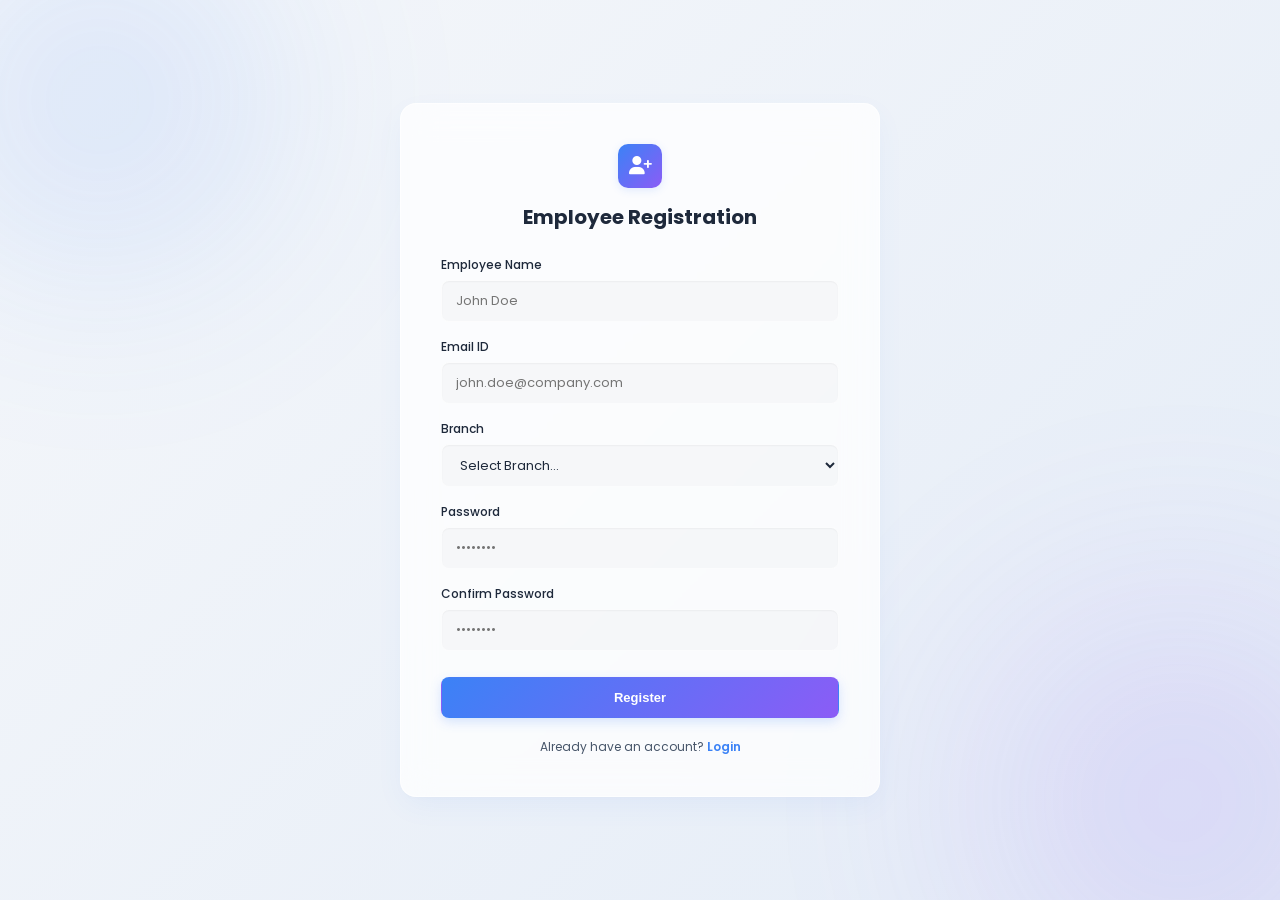
<file: employee-leave-management-system/frontend/register.html>
<!DOCTYPE html>
<html lang="en">
<head>
  <meta charset="UTF-8">
  <meta name="viewport" content="width=device-width, initial-scale=1.0">
  <title>Employee Registration</title>
  <!-- Google Fonts & Font Awesome -->
  <link href="https://fonts.googleapis.com/css2?family=Poppins:wght@300;400;500;600;700&display=swap" rel="stylesheet">
  <link rel="stylesheet" href="https://cdnjs.cloudflare.com/ajax/libs/font-awesome/6.4.0/css/all.min.css">
  <!-- Stylesheets -->
  <link rel="stylesheet" href="css/style.css">
  <link rel="stylesheet" href="css/auth.css">
</head>
<body>

  <!-- Ambient background blobs -->
  <div class="ambient-blobs">
    <div class="blob blob-1"></div>
    <div class="blob blob-2"></div>
  </div>

  <div class="glass-card page-fade-in">
    <div class="auth-title-box">
      <div class="auth-title-box-icon">
        <i class="fa-solid fa-user-plus"></i>
      </div>
      <h2>Employee Registration</h2>
    </div>

    <form id="register-form">
      <div class="form-group">
        <label for="reg-name">Employee Name</label>
        <input type="text" id="reg-name" placeholder="John Doe" required>
      </div>

      <div class="form-group">
        <label for="reg-email">Email ID</label>
        <input type="email" id="reg-email" placeholder="john.doe@company.com" required>
      </div>

      <div class="form-group">
        <label for="reg-branch">Branch</label>
        <select id="reg-branch" required>
          <option value="" disabled selected>Select Branch...</option>
          <option value="Information Technology (IT)">Information Technology (IT)</option>
          <option value="Computer Science (CSE)">Computer Science (CSE)</option>
          <option value="Electronics and Communication (ECE)">Electronics and Communication (ECE)</option>
          <option value="Electrical and Electronics (EEE)">Electrical and Electronics (EEE)</option>
          <option value="Mechanical">Mechanical</option>
          <option value="Civil">Civil</option>
          <option value="Human Resources (HR)">Human Resources (HR)</option>
          <option value="Finance">Finance</option>
        </select>
      </div>

      <div class="form-group">
        <label for="reg-password">Password</label>
        <input type="password" id="reg-password" placeholder="••••••••" required>
      </div>

      <div class="form-group">
        <label for="reg-c-password">Confirm Password</label>
        <input type="password" id="reg-c-password" placeholder="••••••••" required>
      </div>

      <button type="submit" class="btn btn-primary btn-full" style="margin-top: 10px;">
        Register
      </button>
    </form>

    <div class="auth-bottom-text">
      Already have an account? <a href="login.html">Login</a>
    </div>
  </div>

  <!-- Scripts -->
  <script src="js/auth.js"></script>
</body>
</html>
</file>
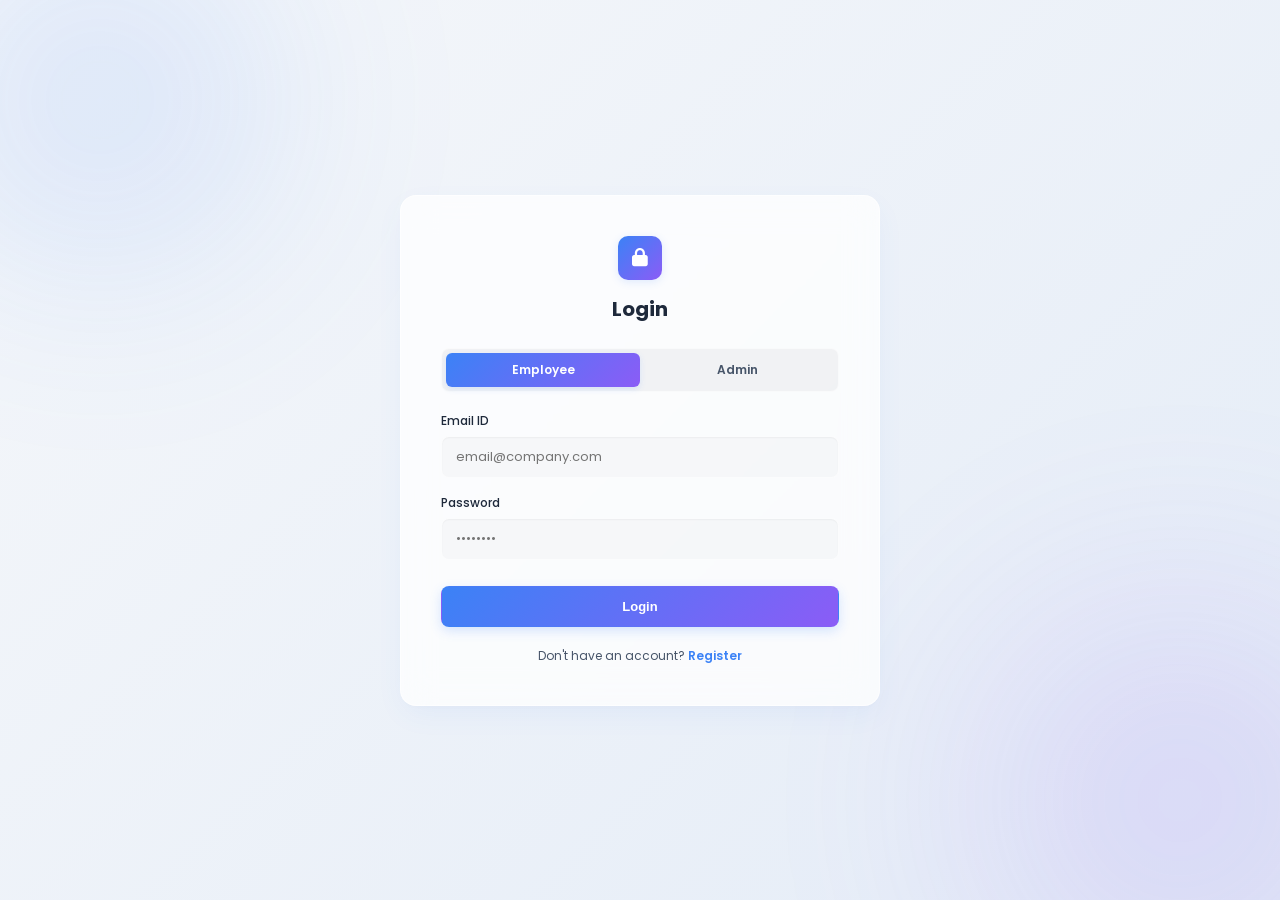
<file: employee-leave-management-system/frontend/rejected-leaves.html>
<!DOCTYPE html>
<html lang="en">
<head>
  <meta charset="UTF-8">
  <meta name="viewport" content="width=device-width, initial-scale=1.0">
  <title>Rejected Leaves Archive</title>
  <!-- Google Fonts & Font Awesome -->
  <link href="https://fonts.googleapis.com/css2?family=Poppins:wght@300;400;500;600;700&display=swap" rel="stylesheet">
  <link rel="stylesheet" href="https://cdnjs.cloudflare.com/ajax/libs/font-awesome/6.4.0/css/all.min.css">
  <!-- Stylesheets -->
  <link rel="stylesheet" href="css/style.css">
  <link rel="stylesheet" href="css/dashboard.css">
  <link rel="stylesheet" href="css/table.css">
  <link rel="stylesheet" href="css/employee.css">
</head>
<body>

  <!-- Ambient Blobs -->
  <div class="ambient-blobs">
    <div class="blob blob-1"></div>
    <div class="blob blob-2"></div>
  </div>

  <div class="dashboard-wrapper">
    
    <!-- Admin Sidebar -->
    <aside class="sidebar">
      <div class="sidebar-logo">
        <div class="sidebar-logo-icon">
          <i class="fa-solid fa-plane-departure"></i>
        </div>
        <span class="sidebar-logo-txt">Vortex HR</span>
      </div>

      <ul class="sidebar-menu">
        <li class="sidebar-item">
          <a href="admin-dashboard.html"><i class="fa-solid fa-house"></i> <span>Dashboard</span></a>
        </li>
        <li class="sidebar-item">
          <a href="employees.html"><i class="fa-solid fa-users"></i> <span>Employees</span></a>
        </li>
        <li class="sidebar-item">
          <a href="leave-requests.html"><i class="fa-solid fa-envelope-open-text"></i> <span>Leave Requests</span></a>
        </li>
        <li class="sidebar-item">
          <a href="approved-leaves.html"><i class="fa-solid fa-circle-check"></i> <span>Approved Leaves</span></a>
        </li>
        <li class="sidebar-item active">
          <a href="rejected-leaves.html"><i class="fa-solid fa-circle-xmark"></i> <span>Rejected Leaves</span></a>
        </li>
        <li class="sidebar-item">
          <a href="reports.html"><i class="fa-solid fa-chart-pie"></i> <span>Reports</span></a>
        </li>
      </ul>

      <div class="sidebar-footer">
        <li class="sidebar-item" style="list-style: none;">
          <a href="#" class="logout-trigger"><i class="fa-solid fa-right-from-bracket"></i> <span>Logout</span></a>
        </li>
      </div>
    </aside>

    <!-- Main Content Area -->
    <div class="content-area">
      
      <!-- Top Header -->
      <header class="header">
        <div class="header-left">
          <div class="header-logo-icon"><i class="fa-solid fa-shield-halved"></i></div>
          <span class="header-title">Employee Leave Management System</span>
        </div>

        <div class="header-right">
          <button class="header-icon-btn" title="Notifications">
            <i class="fa-solid fa-bell"></i>
          </button>
          <div class="header-profile-box">
            <div class="header-profile-trigger">
              <i class="fa-solid fa-user-shield"></i>
            </div>
          </div>
          <button class="header-icon-btn logout-trigger" title="Logout">
            <i class="fa-solid fa-power-off"></i>
          </button>
        </div>
      </header>

      <!-- Welcome Title Header -->
      <div class="page-fade-in" style="margin-bottom: 8px;">
        <h2 style="font-size: 22px; font-weight: 700; color: var(--text-primary);">Rejected Leaves</h2>
        <p style="font-size: 13px; color: var(--text-secondary); margin-top: 4px;">View all leave requests that have been rejected by the administrator.</p>
      </div>

      <!-- Dashboard Summary Cards -->
      <div class="stats-grid page-fade-in" style="animation-delay: 0.05s;">
        <div class="glass-card stat-card">
          <div class="stat-info">
            <span class="stat-title">Total Rejected Leaves</span>
            <span class="stat-number" id="rejected-card-total">0</span>
          </div>
          <div class="stat-icon red"><i class="fa-solid fa-circle-xmark"></i></div>
        </div>

        <div class="glass-card stat-card">
          <div class="stat-info">
            <span class="stat-title">Rejected This Week</span>
            <span class="stat-number" id="rejected-card-week">0</span>
          </div>
          <div class="stat-icon blue"><i class="fa-solid fa-calendar-week"></i></div>
        </div>

        <div class="glass-card stat-card">
          <div class="stat-info">
            <span class="stat-title">Rejected This Month</span>
            <span class="stat-number" id="rejected-card-month">0</span>
          </div>
          <div class="stat-icon purple"><i class="fa-solid fa-calendar-days"></i></div>
        </div>
      </div>

      <!-- Search & Filters Toolbar -->
      <div class="glass-card page-fade-in" style="padding: 16px 24px; animation-delay: 0.1s;">
        <div class="filter-toolbar" style="margin-bottom: 0;">
          <div class="search-input-wrapper">
            <i class="fa-solid fa-magnifying-glass"></i>
            <input type="text" id="rejected-search" placeholder="Search employee name, ID or leave type...">
          </div>

          <div class="filter-controls-group">
            <select id="rejected-branch-filter" class="filter-select-element">
              <option value="all">All Branches</option>
              <option value="Information Technology">IT</option>
              <option value="Computer Science">CSE</option>
              <option value="Electronics & Communication">ECE</option>
              <option value="Electrical & Electronics">EEE</option>
              <option value="Mechanical">Mechanical</option>
              <option value="Civil">Civil</option>
              <option value="Human Resources">HR</option>
              <option value="Finance">Finance</option>
            </select>
          </div>
        </div>
      </div>

      <!-- Rejected Leaves Table -->
      <div class="glass-card table-card page-fade-in" id="rejected-table-wrapper" style="animation-delay: 0.15s;">
        <div class="table-responsive">
          <table class="dashboard-table">
            <thead>
              <tr>
                <th>Leave ID</th>
                <th>Employee ID</th>
                <th>Employee Name</th>
                <th>Branch</th>
                <th>Leave Type</th>
                <th>Rejected Date</th>
                <th>Rejected By</th>
                <th>Action</th>
              </tr>
            </thead>
            <tbody id="admin-rejected-tbody">
              <!-- JS Injected rows -->
            </tbody>
          </table>
        </div>
      </div>

      <!-- Empty State Graphic -->
      <div class="glass-card page-fade-in" id="empty-rejected-illust" style="display: none; flex-direction: column; align-items: center; justify-content: center; padding: 48px; text-align: center; animation-delay: 0.15s;">
        <i class="fa-solid fa-folder-open" style="font-size: 56px; color: var(--text-muted); margin-bottom: 16px;"></i>
        <h3 style="font-size: 16px; font-weight: 600; color: var(--text-primary);">No rejected leaves found.</h3>
      </div>

      <!-- Navigation Actions at Bottom -->
      <div class="page-fade-in" style="display: flex; gap: 12px; justify-content: flex-end; animation-delay: 0.2s; margin-top: 20px;">
        <a href="admin-dashboard.html" class="btn btn-secondary"><i class="fa-solid fa-arrow-left"></i> Back to Dashboard</a>
      </div>

    </div>
  </div>

  <!-- Leave Details Modal Container (Backdrop) -->
  <div class="modal-backdrop" id="details-modal">
    <div class="modal-content" style="max-width: 520px;">
      <div class="modal-header-section" style="margin-bottom: 16px;">
        <h3>Rejected Leave Details</h3>
        <i class="fa-solid fa-xmark modal-close-trigger" id="modal-close"></i>
      </div>
      <div class="details-grid" id="modal-details-grid">
        <!-- JS Injected Details -->
      </div>
    </div>
  </div>

  <!-- Scripts -->
  <script src="js/auth.js"></script>
  <script src="js/dashboard.js"></script>
  <script src="js/admin.js"></script>
</body>
</html>
</file>
<file: employee-leave-management-system/frontend/css/style.css>
/* Core resets and variables: style.css */
@import url('https://fonts.googleapis.com/css2?family=Poppins:wght@300;400;500;600;700&display=swap');

:root {
  /* Premium Corporate Color Palette (White background with blue/purple gradients) */
  --bg-color: #ffffff;
  --bg-gradient: linear-gradient(135deg, #f5f7fa 0%, #e4ecf7 100%);
  --primary-gradient: linear-gradient(135deg, #3b82f6 0%, #8b5cf6 100%);
  --primary-color: #3b82f6;
  --accent-color: #8b5cf6;
  
  --card-bg: rgba(255, 255, 255, 0.75);
  --card-border: rgba(255, 255, 255, 0.55);
  --card-shadow: 0 10px 30px -5px rgba(59, 130, 246, 0.08), 0 4px 6px -2px rgba(0, 0, 0, 0.02);
  
  --text-primary: #1e293b;
  --text-secondary: #475569;
  --text-muted: #94a3b8;
  
  --success-color: #10b981;
  --success-bg: rgba(16, 185, 129, 0.1);
  --warning-color: #f59e0b;
  --warning-bg: rgba(245, 158, 11, 0.1);
  --danger-color: #ef4444;
  --danger-bg: rgba(239, 68, 68, 0.1);
  
  --radius-sm: 8px;
  --radius-md: 16px;
  --radius-lg: 24px;
  --glass-blur: blur(16px);
  --transition: all 0.3s cubic-bezier(0.4, 0, 0.2, 1);
}

body.dark-theme {
  --bg-color: #0f172a;
  --bg-gradient: linear-gradient(135deg, #090d16 0%, #0f172a 100%);
  --card-bg: rgba(15, 23, 42, 0.65);
  --card-border: rgba(255, 255, 255, 0.08);
  --card-shadow: 0 10px 30px -5px rgba(0, 0, 0, 0.4), 0 4px 6px -2px rgba(0, 0, 0, 0.2);
  
  --text-primary: #f8fafc;
  --text-secondary: #cbd5e1;
  --text-muted: #64748b;
  
  --primary-color: #3b82f6;
  --accent-color: #a78bfa;
  --primary-gradient: linear-gradient(135deg, #3b82f6 0%, #6366f1 100%);
}

/* Reset */
* {
  box-sizing: border-box;
  margin: 0;
  padding: 0;
}

body {
  font-family: 'Poppins', sans-serif;
  background: var(--bg-gradient);
  background-attachment: fixed;
  background-size: cover;
  color: var(--text-primary);
  min-height: 100vh;
  display: flex;
  align-items: center;
  justify-content: center;
  overflow-x: hidden;
  transition: var(--transition);
  position: relative;
}

/* Background floating shapes */
.ambient-blobs {
  position: fixed;
  top: 0;
  left: 0;
  width: 100%;
  height: 100%;
  z-index: -1;
  pointer-events: none;
  overflow: hidden;
}

.blob {
  position: absolute;
  border-radius: 50%;
  filter: blur(100px);
  opacity: 0.2;
}

.blob-1 {
  width: 500px;
  height: 500px;
  background: radial-gradient(circle, #3b82f6 0%, transparent 70%);
  top: -150px;
  left: -150px;
}

.blob-2 {
  width: 600px;
  height: 600px;
  background: radial-gradient(circle, #8b5cf6 0%, transparent 70%);
  bottom: -200px;
  right: -200px;
}

/* Glass Card */
.glass-card {
  background: var(--card-bg);
  backdrop-filter: var(--glass-blur);
  -webkit-backdrop-filter: var(--glass-blur);
  border: 1px solid var(--card-border);
  border-radius: var(--radius-md); /* 16px */
  padding: 40px;
  box-shadow: var(--card-shadow);
  transition: var(--transition);
  width: 100%;
  max-width: 100%;
}

.glass-card:hover {
  box-shadow: 0 15px 35px -5px rgba(59, 130, 246, 0.15);
  transform: translateY(-2px);
}

/* Toast Notifications Container */
.toast-container {
  position: fixed;
  bottom: 24px;
  right: 24px;
  z-index: 10000;
  display: flex;
  flex-direction: column;
  gap: 12px;
  max-width: 360px;
  width: 100%;
}

.toast {
  display: flex;
  align-items: center;
  gap: 12px;
  padding: 16px 20px;
  border-radius: var(--radius-md);
  background: var(--card-bg);
  backdrop-filter: var(--glass-blur);
  -webkit-backdrop-filter: var(--glass-blur);
  border: 1px solid var(--card-border);
  box-shadow: var(--card-shadow);
  color: var(--text-primary);
  font-size: 14px;
  transform: translateY(50px);
  opacity: 0;
  transition: all 0.4s cubic-bezier(0.175, 0.885, 0.32, 1.275);
}

.toast.show {
  transform: translateY(0);
  opacity: 1;
}

.toast.success { border-left: 4px solid var(--success-color); }
.toast.success i { color: var(--success-color); }
.toast.error { border-left: 4px solid var(--danger-color); }
.toast.error i { color: var(--danger-color); }
.toast.warning { border-left: 4px solid var(--warning-color); }
.toast.warning i { color: var(--warning-color); }
.toast.info { border-left: 4px solid var(--primary-color); }
.toast.info i { color: var(--primary-color); }

.toast-close {
  margin-left: auto;
  cursor: pointer;
  color: var(--text-muted);
  transition: var(--transition);
}

.toast-close:hover {
  color: var(--text-primary);
}

/* Spinner Overlay */
.spinner-backdrop {
  position: fixed;
  top: 0;
  left: 0;
  width: 100vw;
  height: 100vh;
  background: var(--bg-color);
  z-index: 99999;
  display: flex;
  align-items: center;
  justify-content: center;
  opacity: 1;
  transition: opacity 0.4s ease;
}

.spinner {
  width: 48px;
  height: 48px;
  border: 4px solid var(--card-border);
  border-top-color: var(--primary-color);
  border-radius: 50%;
  animation: spin 1s linear infinite;
}

@keyframes spin {
  to { transform: rotate(360deg); }
}

/* Common Animations */
.page-fade-in {
  animation: fadeIn 0.4s ease-out forwards;
}

@keyframes fadeIn {
  from {
    opacity: 0;
    transform: translateY(10px);
  }
  to {
    opacity: 1;
    transform: translateY(0);
  }
}

/* Global Form Elements Styling */
.form-group, .form-col {
  display: flex;
  flex-direction: column;
  gap: 6px;
  text-align: left;
}

label {
  font-size: 12px;
  font-weight: 500;
  color: var(--text-primary);
  display: block;
}

input, select, textarea {
  width: 100%;
  padding: 10px 14px;
  border-radius: var(--radius-sm);
  border: 1px solid var(--card-border);
  background: rgba(0, 0, 0, 0.02);
  color: var(--text-primary);
  font-size: 13px;
  outline: none;
  font-family: inherit;
  transition: var(--transition);
  box-shadow: inset 0 1px 2px rgba(0, 0, 0, 0.05);
}

body.dark-theme input,
body.dark-theme select,
body.dark-theme textarea {
  background: rgba(255, 255, 255, 0.03);
}

input:focus, select:focus, textarea:focus {
  border-color: var(--primary-color);
  background: rgba(255, 255, 255, 0.05);
  box-shadow: 0 0 0 3px rgba(59, 130, 246, 0.1);
}

/* Global Buttons styling */
.btn {
  display: inline-flex;
  align-items: center;
  justify-content: center;
  gap: 8px;
  padding: 11px 24px;
  border-radius: 30px;
  border: 1px solid transparent;
  font-weight: 600;
  font-size: 13px;
  cursor: pointer;
  text-decoration: none;
  transition: var(--transition);
  outline: none;
}

.btn-primary {
  background: var(--primary-gradient);
  color: #ffffff;
  box-shadow: 0 4px 12px rgba(59, 130, 246, 0.2);
}

.btn-primary:hover {
  transform: translateY(-1px);
  box-shadow: 0 6px 18px rgba(59, 130, 246, 0.3);
  opacity: 0.95;
}

.btn-secondary {
  background: rgba(0, 0, 0, 0.03);
  border-color: var(--card-border);
  color: var(--text-primary);
}

.btn-secondary:hover {
  background: rgba(59, 130, 246, 0.08);
  color: var(--primary-color);
  border-color: var(--primary-color);
}
</file>
<file: employee-leave-management-system/frontend/css/auth.css>
/* Authentication styling layouts: auth.css */

/* Index/Landing layout */
.landing-card {
  text-align: center;
  display: flex;
  flex-direction: column;
  align-items: center;
  gap: 20px;
}

.landing-logo-box {
  width: 60px;
  height: 60px;
  background: var(--primary-gradient);
  border-radius: 14px;
  display: flex;
  align-items: center;
  justify-content: center;
  color: #ffffff;
  font-size: 24px;
  box-shadow: 0 4px 15px rgba(59, 130, 246, 0.2);
  margin-bottom: 8px;
}

.landing-card h1 {
  font-size: 26px;
  font-weight: 700;
  line-height: 1.25;
  background: var(--primary-gradient);
  -webkit-background-clip: text;
  -webkit-text-fill-color: transparent;
}

.landing-card p {
  font-size: 13px;
  color: var(--text-secondary);
  line-height: 1.6;
  font-style: italic;
  max-width: 360px;
  margin-bottom: 12px;
}

.landing-actions-row {
  display: flex;
  width: 100%;
  gap: 16px;
  justify-content: center;
}

/* Forms layout details */
.auth-title-box {
  display: flex;
  flex-direction: column;
  align-items: center;
  gap: 8px;
  margin-bottom: 24px;
  text-align: center;
}

.auth-title-box-icon {
  width: 44px;
  height: 44px;
  background: var(--primary-gradient);
  border-radius: 10px;
  display: flex;
  align-items: center;
  justify-content: center;
  color: #ffffff;
  font-size: 18px;
  box-shadow: 0 2px 8px rgba(59, 130, 246, 0.15);
}

.auth-title-box h2 {
  font-size: 20px;
  font-weight: 700;
  color: var(--text-primary);
  margin-top: 6px;
}

.form-group {
  display: flex;
  flex-direction: column;
  gap: 6px;
  margin-bottom: 16px;
  text-align: left;
}

.form-group label {
  font-size: 12px;
  font-weight: 500;
  color: var(--text-primary);
}

.form-group input,
.form-group select {
  width: 100%;
  padding: 10px 14px;
  border-radius: var(--radius-sm);
  border: 1px solid var(--card-border);
  background: rgba(0, 0, 0, 0.02);
  color: var(--text-primary);
  font-size: 13px;
  outline: none;
  font-family: inherit;
  transition: var(--transition);
}

.form-group input:focus,
.form-group select:focus {
  border-color: var(--primary-color);
  background: rgba(255, 255, 255, 0.05);
  box-shadow: 0 0 0 3px rgba(59, 130, 246, 0.1);
}

/* Role Selector */
.role-selector {
  display: flex;
  background: rgba(0, 0, 0, 0.04);
  padding: 4px;
  border-radius: var(--radius-sm);
  border: 1px solid var(--card-border);
  margin-bottom: 20px;
}

.role-tab {
  flex: 1;
  text-align: center;
  position: relative;
}

.role-tab input[type="radio"] {
  display: none;
}

.role-tab label {
  display: block;
  padding: 8px 12px;
  font-size: 12px;
  font-weight: 600;
  color: var(--text-secondary);
  cursor: pointer;
  border-radius: 6px;
  transition: var(--transition);
}

.role-tab input[type="radio"]:checked + label {
  background: var(--primary-gradient);
  color: #ffffff;
  box-shadow: 0 2px 6px rgba(59, 130, 246, 0.15);
}

/* Buttons */
.btn {
  display: inline-flex;
  align-items: center;
  justify-content: center;
  gap: 8px;
  padding: 11px 24px;
  border-radius: 30px;
  border: 1px solid transparent;
  font-weight: 600;
  font-size: 13px;
  cursor: pointer;
  text-decoration: none;
  transition: var(--transition);
  outline: none;
}

.btn-primary {
  background: var(--primary-gradient);
  color: #ffffff;
  box-shadow: 0 4px 12px rgba(59, 130, 246, 0.2);
}

.btn-primary:hover {
  transform: translateY(-1px);
  box-shadow: 0 6px 18px rgba(59, 130, 246, 0.3);
  opacity: 0.95;
}

.btn-secondary {
  background: rgba(0, 0, 0, 0.03);
  border-color: var(--card-border);
  color: var(--text-primary);
}

.btn-secondary:hover {
  background: rgba(59, 130, 246, 0.08);
  color: var(--primary-color);
  border-color: var(--primary-color);
}

.btn-full {
  width: 100%;
  border-radius: var(--radius-sm);
  padding: 12px;
}

.auth-bottom-text {
  text-align: center;
  font-size: 12px;
  color: var(--text-secondary);
  margin-top: 20px;
}

.auth-bottom-text a {
  color: var(--primary-color);
  text-decoration: none;
  font-weight: 600;
  transition: var(--transition);
}

.auth-bottom-text a:hover {
  text-decoration: underline;
}

/* Mobile responsive widths */
@media (max-width: 480px) {
  .glass-card {
    padding: 24px 20px;
  }
}

/* Restrict auth panel cards width specifically */
.glass-card {
  max-width: 480px;
}
</file>
<file: employee-leave-management-system/frontend/css/dashboard.css>
/* Dashboard Layout styles: dashboard.css */

:root {
  --sidebar-width: 260px;
  --sidebar-hover: rgba(59, 130, 246, 0.05);
}

body {
  display: block !important;
  width: 100%;
  height: auto;
  min-height: 100vh;
  overflow-y: auto;
  overflow-x: hidden;
}

/* Core Dashboard Wrappers */
.dashboard-wrapper {
  display: flex;
  min-height: 100vh;
  width: 100%;
  background: var(--bg-gradient);
}

/* Left Sidebar Navigation */
.sidebar {
  width: var(--sidebar-width); /* 260px */
  background: var(--card-bg);
  backdrop-filter: var(--glass-blur);
  -webkit-backdrop-filter: var(--glass-blur);
  border-right: 1px solid var(--card-border);
  padding: 24px 16px;
  display: flex;
  flex-direction: column;
  height: 100vh;
  position: fixed;
  left: 0;
  top: 0;
  z-index: 999;
  transition: var(--transition);
}

.sidebar-logo {
  display: flex;
  align-items: center;
  gap: 12px;
  padding: 0 12px 24px;
  border-bottom: 1px solid var(--card-border);
  margin-bottom: 24px;
}

.sidebar-logo-icon {
  width: 36px;
  height: 36px;
  background: var(--primary-gradient);
  border-radius: 8px;
  display: flex;
  align-items: center;
  justify-content: center;
  color: #ffffff;
  font-size: 16px;
  box-shadow: 0 2px 6px rgba(59, 130, 246, 0.15);
}

.sidebar-logo-txt {
  font-weight: 700;
  font-size: 14px;
  background: var(--primary-gradient);
  -webkit-background-clip: text;
  -webkit-text-fill-color: transparent;
  white-space: nowrap;
}

.sidebar-menu {
  list-style: none;
  display: flex;
  flex-direction: column;
  gap: 8px;
  flex-grow: 1;
}

.sidebar-item a {
  display: flex;
  align-items: center;
  gap: 14px;
  padding: 12px 16px;
  color: var(--text-secondary);
  text-decoration: none;
  border-radius: var(--radius-sm);
  font-weight: 500;
  font-size: 13px;
  transition: var(--transition);
}

.sidebar-item a i {
  font-size: 16px;
  width: 20px;
  text-align: center;
}

.sidebar-item a:hover {
  background: var(--sidebar-hover);
  color: var(--primary-color);
}

.sidebar-item.active a {
  background: var(--primary-gradient);
  color: #ffffff;
  box-shadow: 0 4px 10px rgba(59, 130, 246, 0.15);
}

.sidebar-footer {
  border-top: 1px solid var(--card-border);
  padding-top: 16px;
}

/* Top Header Bar */
.header {
  position: fixed;
  top: 0;
  right: 0;
  left: var(--sidebar-width);
  height: 70px;
  background: var(--card-bg);
  backdrop-filter: var(--glass-blur);
  -webkit-backdrop-filter: var(--glass-blur);
  border-bottom: 1px solid var(--card-border);
  padding: 0 32px;
  display: flex;
  align-items: center;
  justify-content: space-between;
  z-index: 99;
  transition: var(--transition);
}

.header-left {
  display: flex;
  align-items: center;
  gap: 12px;
}

.header-logo-icon {
  width: 32px;
  height: 32px;
  background: var(--primary-gradient);
  border-radius: 8px;
  display: flex;
  align-items: center;
  justify-content: center;
  color: #ffffff;
  font-size: 14px;
}

.header-title {
  font-weight: 700;
  font-size: 16px;
  color: var(--text-primary);
}

.header-right {
  display: flex;
  align-items: center;
  gap: 20px;
}

.header-icon-btn {
  background: rgba(0, 0, 0, 0.02);
  border: 1px solid var(--card-border);
  color: var(--text-secondary);
  width: 38px;
  height: 38px;
  border-radius: 50%;
  cursor: pointer;
  display: flex;
  align-items: center;
  justify-content: center;
  position: relative;
  transition: var(--transition);
}

.header-icon-btn:hover {
  color: var(--primary-color);
  background: rgba(59, 130, 246, 0.08);
  border-color: var(--primary-color);
}

.header-icon-badge {
  position: absolute;
  top: 8px;
  right: 8px;
  width: 8px;
  height: 8px;
  background: var(--danger-color);
  border-radius: 50%;
  border: 1.5px solid var(--bg-color);
}

/* User profile avatar */
.header-profile-box {
  position: relative;
}

.header-profile-trigger {
  display: flex;
  align-items: center;
  justify-content: center;
  width: 38px;
  height: 38px;
  border-radius: 50%;
  border: 2px solid var(--primary-color);
  cursor: pointer;
  overflow: hidden;
  background: rgba(59, 130, 246, 0.08);
  color: var(--primary-color);
  font-size: 16px;
  transition: var(--transition);
}

.header-profile-trigger:hover {
  transform: scale(1.05);
}

/* absolute dropdowns */
.dropdown-menu {
  position: absolute;
  top: 48px;
  right: 0;
  background: var(--card-bg);
  backdrop-filter: var(--glass-blur);
  -webkit-backdrop-filter: var(--glass-blur);
  border: 1px solid var(--card-border);
  border-radius: var(--radius-sm);
  width: 180px;
  box-shadow: var(--card-shadow);
  padding: 8px 0;
  display: none;
  flex-direction: column;
  z-index: 1000;
  animation: dropdownFade 0.2s ease-out forwards;
}

.dropdown-menu.show {
  display: flex;
}

.dropdown-item {
  display: flex;
  align-items: center;
  gap: 10px;
  padding: 10px 16px;
  color: var(--text-secondary);
  text-decoration: none;
  font-size: 13px;
  font-weight: 500;
  cursor: pointer;
  transition: var(--transition);
}

.dropdown-item:hover {
  background: rgba(59, 130, 246, 0.08);
  color: var(--primary-color);
}

/* Notification panel */
.notif-panel {
  position: absolute;
  top: 48px;
  right: 0;
  background: var(--card-bg);
  backdrop-filter: var(--glass-blur);
  -webkit-backdrop-filter: var(--glass-blur);
  border: 1px solid var(--card-border);
  border-radius: var(--radius-sm);
  width: 320px;
  box-shadow: var(--card-shadow);
  display: none;
  flex-direction: column;
  z-index: 1000;
  animation: dropdownFade 0.2s ease-out forwards;
}

.notif-panel.show {
  display: flex;
}

.notif-header {
  padding: 12px 16px;
  border-bottom: 1px solid var(--card-border);
  font-size: 13px;
  font-weight: 600;
  color: var(--text-primary);
}

.notif-list {
  max-height: 240px;
  overflow-y: auto;
  list-style: none;
}

.notif-item {
  padding: 12px 16px;
  border-bottom: 1px solid rgba(0, 0, 0, 0.02);
  display: flex;
  gap: 10px;
  font-size: 11px;
  color: var(--text-secondary);
  line-height: 1.4;
  transition: var(--transition);
}

.notif-item:hover {
  background: rgba(59, 130, 246, 0.04);
}

.notif-item i {
  margin-top: 2px;
  font-size: 12px;
}
.notif-item.approved i { color: var(--success-color); }
.notif-item.rejected i { color: var(--danger-color); }
.notif-item.pending i { color: var(--warning-color); }

.notif-empty {
  padding: 24px;
  text-align: center;
  font-size: 12px;
  color: var(--text-muted);
}

@keyframes dropdownFade {
  from {
    opacity: 0;
    transform: translateY(8px);
  }
  to {
    opacity: 1;
    transform: translateY(0);
  }
}

/* Page Layout wrapper */
.content-area {
  flex-grow: 1;
  margin-left: var(--sidebar-width);
  margin-top: 70px;
  padding: 32px;
  display: flex;
  flex-direction: column;
  gap: 24px;
  transition: var(--transition);
}

/* Tablet view adjustments */
@media (max-width: 1024px) {
  :root {
    --sidebar-width: 80px;
  }
  .sidebar-logo-txt, .sidebar-item span {
    display: none;
  }
  .sidebar-logo {
    justify-content: center;
    padding: 0 0 16px;
  }
  .sidebar-item a {
    justify-content: center;
    padding: 12px;
  }
  .header {
    left: 80px;
  }
  .content-area {
    margin-left: 80px;
  }
}

@media (max-width: 768px) {
  .sidebar {
    left: -260px;
  }
  .header {
    left: 0;
    padding: 0 16px;
  }
  .content-area {
    margin-left: 0;
    padding: 16px;
  }
}
</file>
<file: employee-leave-management-system/frontend/css/forms.css>
/* Form layout and elements styling: forms.css */

.form-subtitle {
  font-size: 13px;
  color: var(--text-secondary);
  line-height: 1.6;
  margin-top: 6px;
  margin-bottom: 24px;
}

.form-grid {
  display: flex;
  flex-direction: column;
  gap: 20px;
}

.form-row {
  display: flex;
  gap: 20px;
}

.form-col {
  flex: 1;
  display: flex;
  flex-direction: column;
  gap: 6px;
}

/* Readonly fields styling */
.form-col input[readonly] {
  background: rgba(0, 0, 0, 0.04) !important;
  color: var(--text-secondary) !important;
  border-color: transparent !important;
  cursor: not-allowed !important;
  user-select: none !important;
}

/* File Upload Custom styling */
.file-upload-card {
  display: flex;
  flex-direction: column;
  align-items: center;
  justify-content: center;
  border: 2px dashed var(--card-border);
  border-radius: var(--radius-sm);
  padding: 24px;
  background: rgba(0, 0, 0, 0.01);
  cursor: pointer;
  position: relative;
  transition: var(--transition);
}

.file-upload-card:hover {
  border-color: var(--primary-color);
  background: rgba(59, 130, 246, 0.02);
}

.file-upload-card input[type="file"] {
  position: absolute;
  top: 0;
  left: 0;
  width: 100%;
  height: 100%;
  opacity: 0;
  cursor: pointer;
}

.file-upload-icon {
  font-size: 28px;
  color: var(--text-muted);
  margin-bottom: 8px;
  transition: var(--transition);
}

.file-upload-card:hover .file-upload-icon {
  color: var(--primary-color);
  transform: translateY(-2px);
}

.file-upload-text {
  font-size: 12px;
  font-weight: 500;
  color: var(--text-secondary);
  text-align: center;
}

.file-upload-name {
  margin-top: 8px;
  font-size: 11px;
  color: var(--success-color);
  font-weight: 600;
  display: none;
}

/* Date Days display text label */
.days-count-badge {
  display: inline-flex;
  align-items: center;
  align-self: flex-start;
  padding: 6px 12px;
  background: rgba(59, 130, 246, 0.1);
  color: var(--primary-color);
  border-radius: var(--radius-sm);
  font-size: 12px;
  font-weight: 600;
  margin-top: 4px;
}

/* Form Action Buttons Wrapper */
.form-actions {
  display: flex;
  justify-content: flex-end;
  gap: 12px;
  margin-top: 24px;
  border-top: 1px solid var(--card-border);
  padding-top: 24px;
}

/* Form inputs error indicators */
.form-col.error input,
.form-col.error select {
  border-color: var(--danger-color) !important;
  box-shadow: 0 0 0 3px rgba(239, 68, 68, 0.1) !important;
}

.form-error-msg {
  font-size: 11px;
  color: var(--danger-color);
  font-weight: 500;
  margin-top: 2px;
  display: none;
}

.form-col.error .form-error-msg {
  display: block;
}

@media (max-width: 768px) {
  .form-row {
    flex-direction: column !important;
    gap: 16px;
  }
}
</file>
<file: employee-leave-management-system/frontend/css/employee.css>
/* Employee dashboard widgets: employee.css */

/* Welcome banner */
.welcome-box {
  background: var(--primary-gradient);
  border-radius: var(--radius-md);
  padding: 32px;
  color: #ffffff;
  position: relative;
  overflow: hidden;
  box-shadow: var(--card-shadow);
  display: flex;
  justify-content: space-between;
  align-items: center;
}

.welcome-box::before {
  content: '';
  position: absolute;
  top: -50%;
  right: -10%;
  width: 300px;
  height: 300px;
  background: radial-gradient(circle, rgba(255, 255, 255, 0.15) 0%, transparent 60%);
  border-radius: 50%;
}

.welcome-box-text h2 {
  font-size: 24px;
  font-weight: 700;
}

.welcome-box-text p {
  font-size: 13px;
  opacity: 0.9;
  margin-top: 6px;
  max-width: 480px;
}

.welcome-box-icon {
  font-size: 64px;
  opacity: 0.15;
  margin-right: 20px;
}

/* Dashboard statistics */
.stats-grid {
  display: grid;
  grid-template-columns: repeat(auto-fit, minmax(220px, 1fr));
  gap: 20px;
}

.stat-card {
  display: flex;
  align-items: center;
  justify-content: space-between;
  gap: 16px;
  padding: 24px;
}

.stat-info {
  display: flex;
  flex-direction: column;
  gap: 4px;
}

.stat-title {
  font-size: 11px;
  color: var(--text-secondary);
  font-weight: 600;
  text-transform: uppercase;
  letter-spacing: 0.5px;
}

.stat-number {
  font-size: 28px;
  font-weight: 700;
  color: var(--text-primary);
}

.stat-icon {
  width: 44px;
  height: 44px;
  border-radius: 12px;
  display: flex;
  align-items: center;
  justify-content: center;
  font-size: 18px;
}
.stat-icon.blue { background: rgba(59, 130, 246, 0.12); color: var(--primary-color); }
.stat-icon.purple { background: rgba(139, 92, 246, 0.12); color: var(--accent-color); }
.stat-icon.green { background: rgba(16, 185, 129, 0.12); color: var(--success-color); }
.stat-icon.red { background: rgba(239, 68, 68, 0.12); color: var(--danger-color); }

/* Quick actions cards */
.actions-grid {
  display: grid;
  grid-template-columns: repeat(auto-fit, minmax(280px, 1fr));
  gap: 20px;
}

.action-card {
  display: flex;
  align-items: center;
  gap: 16px;
  padding: 16px 20px;
  text-decoration: none;
  color: var(--text-primary);
}

.action-card-icon {
  width: 40px;
  height: 40px;
  border-radius: 10px;
  background: var(--primary-gradient);
  color: #ffffff;
  display: flex;
  align-items: center;
  justify-content: center;
  font-size: 16px;
}

.action-card-info h4 {
  font-size: 13px;
  font-weight: 600;
}

.action-card-info p {
  font-size: 11px;
  color: var(--text-secondary);
  margin-top: 2px;
}

.action-card i.arrow-icon {
  margin-left: auto;
  font-size: 12px;
  color: var(--text-muted);
  transition: var(--transition);
}

.action-card:hover i.arrow-icon {
  color: var(--primary-color);
  transform: translateX(3px);
}

/* Recent requests table */
.table-card {
  padding: 0;
  overflow: hidden;
}

.table-header {
  padding: 20px 24px;
  border-bottom: 1px solid var(--card-border);
}

.table-header h3 {
  font-size: 15px;
  font-weight: 600;
}

.table-responsive {
  width: 100%;
  overflow-x: auto;
}

.dashboard-table {
  width: 100%;
  border-collapse: collapse;
  text-align: left;
}

.dashboard-table th {
  padding: 14px 24px;
  font-size: 11px;
  font-weight: 600;
  text-transform: uppercase;
  color: var(--text-secondary);
  background: rgba(0, 0, 0, 0.01);
  border-bottom: 1px solid var(--card-border);
  letter-spacing: 0.5px;
}

.dashboard-table td {
  padding: 14px 24px;
  font-size: 12px;
  color: var(--text-primary);
  border-bottom: 1px solid var(--card-border);
}

.dashboard-table tbody tr {
  transition: var(--transition);
}

.dashboard-table tbody tr:hover {
  background: rgba(59, 130, 246, 0.02);
}

/* Status pills */
.badge {
  display: inline-flex;
  align-items: center;
  gap: 6px;
  padding: 4px 10px;
  border-radius: 20px;
  font-size: 11px;
  font-weight: 600;
}
.badge.pending { background: var(--warning-bg); color: var(--warning-color); }
.badge.approved { background: var(--success-bg); color: var(--success-color); }
.badge.rejected { background: var(--danger-bg); color: var(--danger-color); }

.badge::before {
  content: '';
  width: 6px;
  height: 6px;
  border-radius: 50%;
  background: currentColor;
}

/* Empty records state */
.empty-table-state {
  display: flex;
  flex-direction: column;
  align-items: center;
  justify-content: center;
  padding: 40px;
  color: var(--text-secondary);
  gap: 10px;
}

.empty-table-state i {
  font-size: 32px;
  color: var(--text-muted);
}

.empty-table-state p {
  font-size: 12px;
}

/* Responsive stacks */
@media (max-width: 768px) {
  .stats-grid,
  .actions-grid {
    grid-template-columns: 1fr !important;
  }
}
</file>
<file: employee-leave-management-system/frontend/css/table.css>
/* Data tables and details modal overlay styling: table.css */

/* Filter toolbar panel */
.filter-toolbar {
  display: flex;
  justify-content: space-between;
  align-items: center;
  gap: 16px;
  margin-bottom: 24px;
  flex-wrap: wrap;
}

.filter-controls-group {
  display: flex;
  gap: 12px;
  align-items: center;
  flex-wrap: wrap;
}

.search-input-wrapper {
  position: relative;
  width: 240px;
}

.search-input-wrapper input {
  width: 100%;
  padding: 8px 16px 8px 36px;
  border-radius: 30px;
  border: 1px solid var(--card-border);
  background: rgba(0,0,0,0.02);
  color: var(--text-primary);
  font-size: 13px;
  outline: none;
  font-family: inherit;
  transition: var(--transition);
}

.search-input-wrapper input:focus {
  border-color: var(--primary-color);
  background: rgba(255, 255, 255, 0.05);
  box-shadow: 0 0 0 3px rgba(59, 130, 246, 0.1);
}

.search-input-wrapper i {
  position: absolute;
  left: 12px;
  top: 50%;
  transform: translateY(-50%);
  color: var(--text-muted);
  font-size: 14px;
}

.filter-select-element {
  padding: 8px 16px;
  border-radius: 30px;
  border: 1px solid var(--card-border);
  background: var(--card-bg);
  color: var(--text-primary);
  font-size: 13px;
  outline: none;
  cursor: pointer;
  font-family: inherit;
  transition: var(--transition);
}

.filter-select-element:focus {
  border-color: var(--primary-color);
}

/* Modals layout variables */
.modal-backdrop {
  position: fixed;
  top: 0;
  left: 0;
  width: 100vw;
  height: 100vh;
  background: rgba(15, 23, 42, 0.75);
  backdrop-filter: blur(6px);
  -webkit-backdrop-filter: blur(6px);
  z-index: 10000;
  display: flex;
  align-items: center;
  justify-content: center;
  opacity: 0;
  pointer-events: none;
  transition: opacity 0.3s ease;
}

.modal-backdrop.show {
  opacity: 1;
  pointer-events: auto;
}

.modal-content {
  background: var(--bg-color);
  border: 1px solid var(--card-border);
  border-radius: var(--radius-md);
  padding: 32px;
  width: 90%;
  max-width: 600px;
  box-shadow: 0 25px 50px -12px rgba(0, 0, 0, 0.5);
  transform: translateY(20px) scale(0.95);
  transition: all 0.3s cubic-bezier(0.175, 0.885, 0.32, 1.275);
  position: relative;
}

.modal-backdrop.show .modal-content {
  transform: translateY(0) scale(1);
}
.details-grid {
  display: grid;
  grid-template-columns: repeat(2, 1fr);
  gap: 16px;
  margin-top: 16px;
}

.details-item {
  display: flex;
  flex-direction: column;
  gap: 4px;
}

.details-label {
  font-size: 11px;
  color: var(--text-muted);
  font-weight: 500;
  text-transform: uppercase;
  letter-spacing: 0.5px;
}

.details-value {
  font-size: 13px;
  color: var(--text-primary);
  font-weight: 600;
}

.details-reason-box {
  grid-column: span 2;
  background: rgba(0, 0, 0, 0.02);
  border: 1px solid var(--card-border);
  border-radius: var(--radius-sm);
  padding: 12px;
  font-size: 13px;
  color: var(--text-secondary);
  line-height: 1.5;
  margin-top: 6px;
}

.admin-decision-box {
  grid-column: span 2;
  border-top: 1px dashed var(--card-border);
  padding-top: 16px;
  margin-top: 10px;
  display: flex;
  flex-direction: column;
  gap: 12px;
}

.admin-decision-title {
  font-size: 13px;
  font-weight: 700;
  display: flex;
  align-items: center;
  gap: 8px;
}

.admin-decision-title.approved { color: var(--success-color); }
.admin-decision-title.rejected { color: var(--danger-color); }

.modal-header-section {
  display: flex;
  justify-content: space-between;
  align-items: center;
  border-bottom: 1px solid var(--card-border);
  padding-bottom: 16px;
  margin-bottom: 20px;
}

.modal-header-section h3 {
  font-size: 18px;
  font-weight: 700;
  color: var(--text-primary);
}

.modal-close-trigger {
  font-size: 20px;
  color: var(--text-muted);
  cursor: pointer;
  transition: var(--transition);
}

.modal-close-trigger:hover {
  color: var(--danger-color);
}

@media (max-width: 768px) {
  .filter-toolbar {
    flex-direction: column;
    align-items: stretch;
  }
  .filter-controls-group {
    flex-direction: column;
    align-items: stretch;
  }
  .search-input-wrapper {
    width: 100%;
  }
  .details-grid {
    grid-template-columns: 1fr;
  }
  .details-reason-box {
    grid-column: span 1;
  }
  .admin-decision-box {
    grid-column: span 1;
  }
}
</file>
<file: employee-leave-management-system/frontend/css/profile.css>
/* Profile and Settings pages visual design: profile.css */

.profile-layout-grid {
  display: grid;
  grid-template-columns: 1fr 2.2fr;
  gap: 24px;
  align-items: start;
}

/* Left Profile Card */
.profile-card {
  padding: 30px 24px;
  text-align: center;
  display: flex;
  flex-direction: column;
  align-items: center;
}

.profile-avatar-wrapper {
  position: relative;
  width: 110px;
  height: 110px;
  margin-bottom: 16px;
}

.profile-avatar-img {
  width: 100%;
  height: 100%;
  border-radius: 50%;
  object-fit: cover;
  border: 4px solid var(--card-border);
  background: var(--primary-gradient);
  color: #ffffff;
  display: flex;
  align-items: center;
  justify-content: center;
  font-size: 40px;
  font-weight: 700;
  box-shadow: var(--card-shadow);
}

.profile-avatar-upload-overlay {
  position: absolute;
  bottom: 0;
  right: 0;
  width: 32px;
  height: 32px;
  border-radius: 50%;
  background: var(--primary-gradient);
  color: #ffffff;
  display: flex;
  align-items: center;
  justify-content: center;
  cursor: pointer;
  border: 2px solid var(--card-bg);
  font-size: 12px;
  box-shadow: 0 4px 6px rgba(0,0,0,0.15);
  transition: var(--transition);
}

.profile-avatar-upload-overlay:hover {
  transform: scale(1.1);
}

.profile-info-name {
  font-size: 16px;
  font-weight: 700;
  color: var(--text-primary);
  margin-bottom: 4px;
}

.profile-info-email {
  font-size: 12px;
  color: var(--text-secondary);
  margin-bottom: 12px;
}

.profile-badge-role {
  display: inline-block;
  padding: 4px 12px;
  border-radius: 12px;
  font-size: 10px;
  font-weight: 600;
  text-transform: uppercase;
  background: rgba(59, 130, 246, 0.1);
  color: var(--primary-color);
  margin-bottom: 24px;
}

.profile-details-list {
  width: 100%;
  display: flex;
  flex-direction: column;
  gap: 12px;
  border-top: 1px solid var(--card-border);
  padding-top: 20px;
  text-align: left;
}

.profile-details-item {
  display: flex;
  justify-content: space-between;
  font-size: 12px;
}

.profile-details-lbl {
  color: var(--text-muted);
}

.profile-details-val {
  font-weight: 600;
  color: var(--text-primary);
}

/* Right Tabs Control Container */
.profile-tabs-card {
  padding: 24px;
  min-height: 480px;
}

.profile-tabs-header {
  display: flex;
  gap: 16px;
  border-bottom: 1px solid var(--card-border);
  margin-bottom: 24px;
  padding-bottom: 4px;
}

.profile-tab-btn {
  background: none;
  border: none;
  color: var(--text-muted);
  font-family: inherit;
  font-size: 13px;
  font-weight: 600;
  padding: 8px 12px 14px;
  cursor: pointer;
  position: relative;
  transition: var(--transition);
}

.profile-tab-btn:hover {
  color: var(--text-primary);
}

.profile-tab-btn.active {
  color: var(--primary-color);
}

.profile-tab-btn.active::after {
  content: '';
  position: absolute;
  bottom: -5px;
  left: 0;
  right: 0;
  height: 3px;
  background: var(--primary-gradient);
  border-radius: 3px;
}

/* Tab Section Visibility */
.tab-content {
  display: none;
}

.tab-content.active {
  display: block;
}

/* Toggle Switch Styles */
.setting-row {
  display: flex;
  justify-content: space-between;
  align-items: center;
  padding: 16px 0;
  border-bottom: 1px solid var(--card-border);
}

.setting-row:last-child {
  border-bottom: none;
}

.setting-info {
  display: flex;
  flex-direction: column;
  gap: 4px;
}

.setting-title {
  font-size: 13px;
  font-weight: 600;
  color: var(--text-primary);
}

.setting-description {
  font-size: 11px;
  color: var(--text-muted);
}

.switch {
  position: relative;
  display: inline-block;
  width: 44px;
  height: 24px;
}

.switch input {
  opacity: 0;
  width: 0;
  height: 0;
}

.slider {
  position: absolute;
  cursor: pointer;
  top: 0;
  left: 0;
  right: 0;
  bottom: 0;
  background-color: var(--text-muted);
  transition: .4s;
  border-radius: 24px;
}

.slider:before {
  position: absolute;
  content: "";
  height: 16px;
  width: 16px;
  left: 4px;
  bottom: 4px;
  background-color: white;
  transition: .4s;
  border-radius: 50%;
}

input:checked + .slider {
  background: var(--primary-gradient);
}

input:checked + .slider:before {
  transform: translateX(20px);
}

@media (max-width: 900px) {
  .profile-layout-grid {
    grid-template-columns: 1fr !important;
  }
}
</file>
